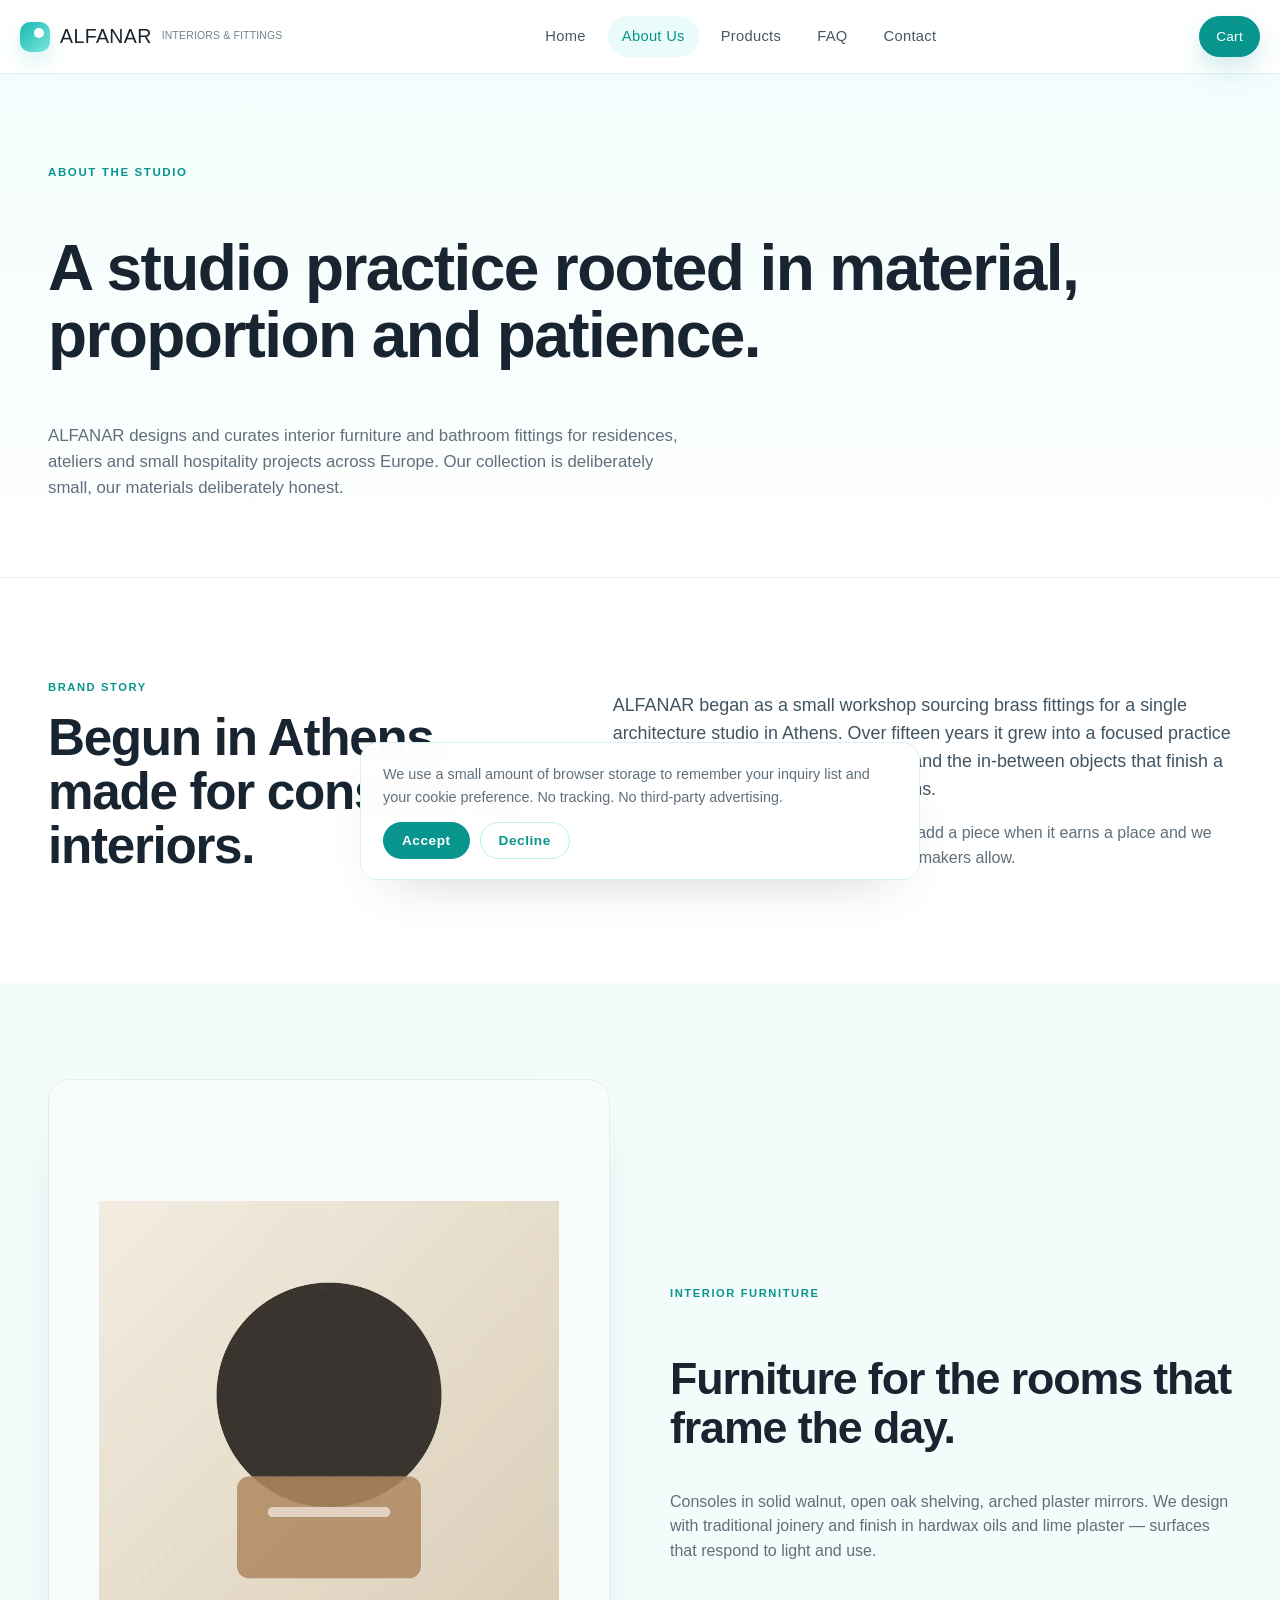
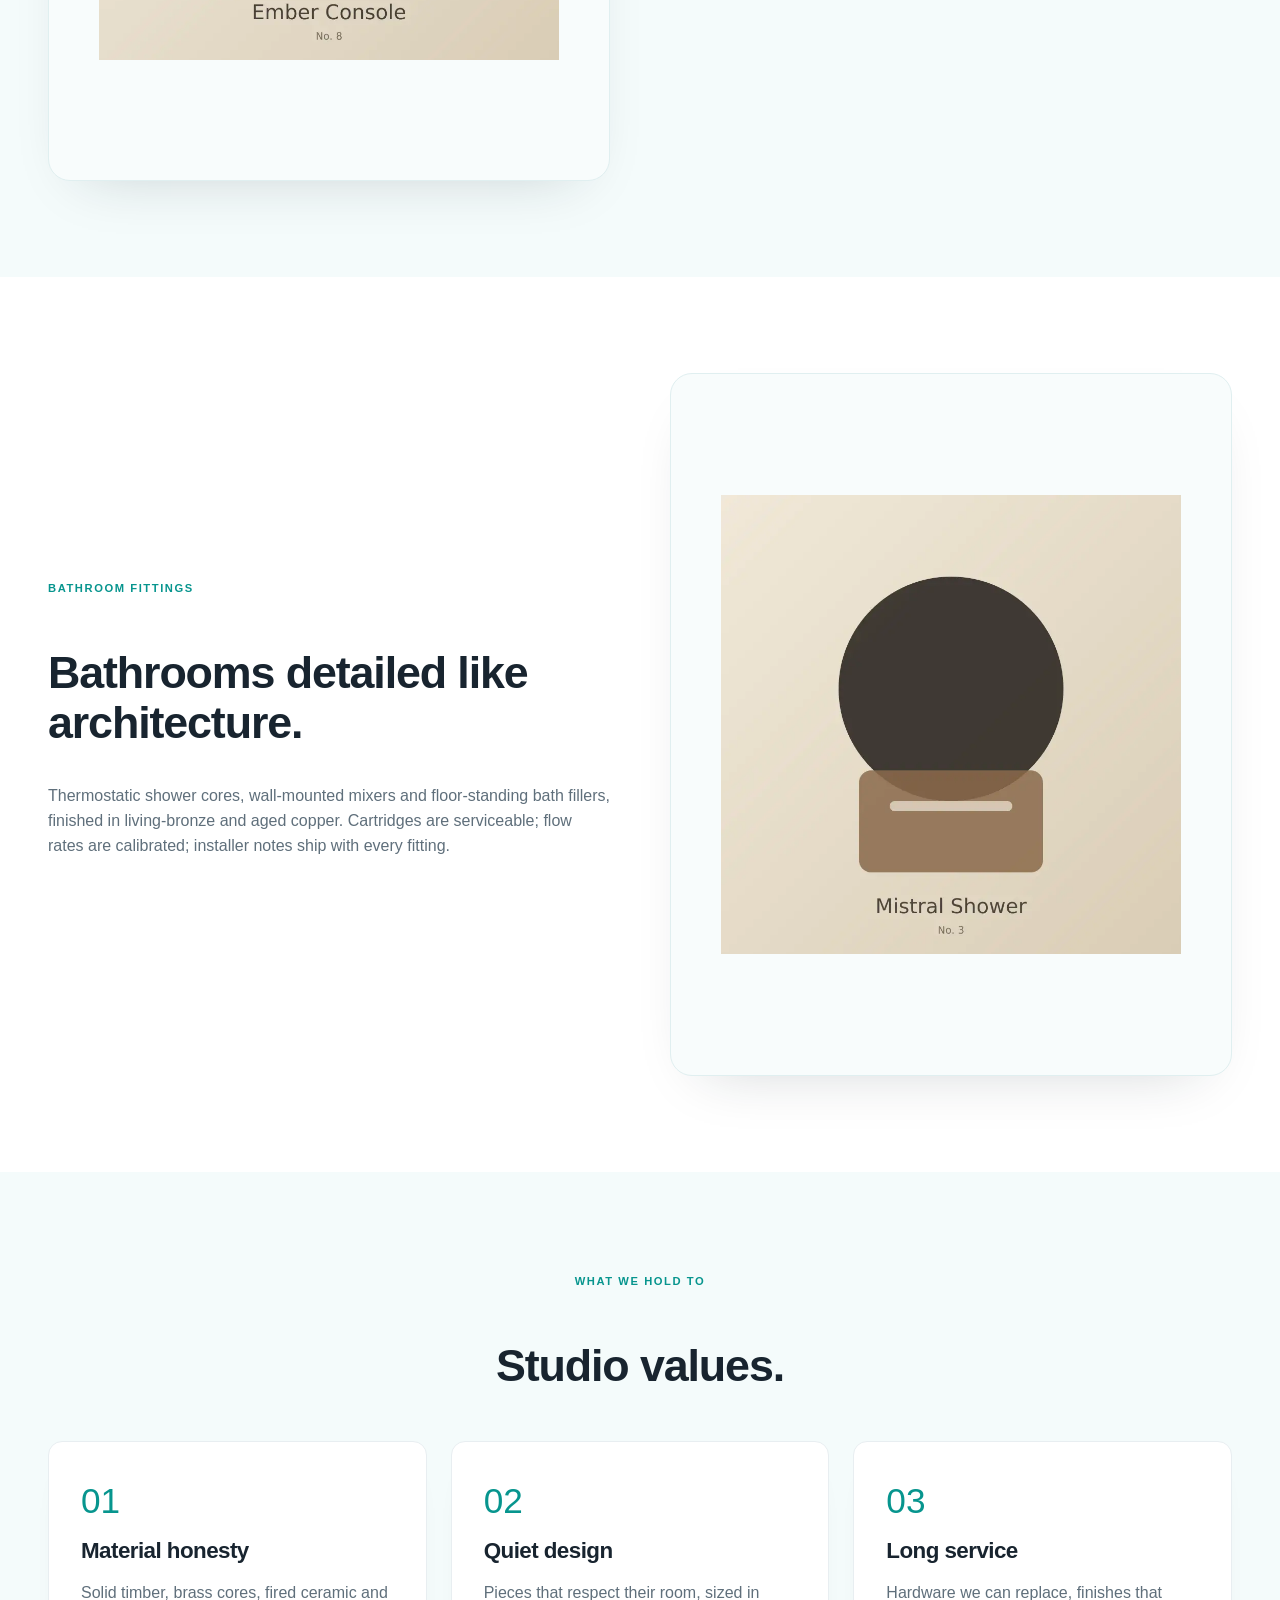
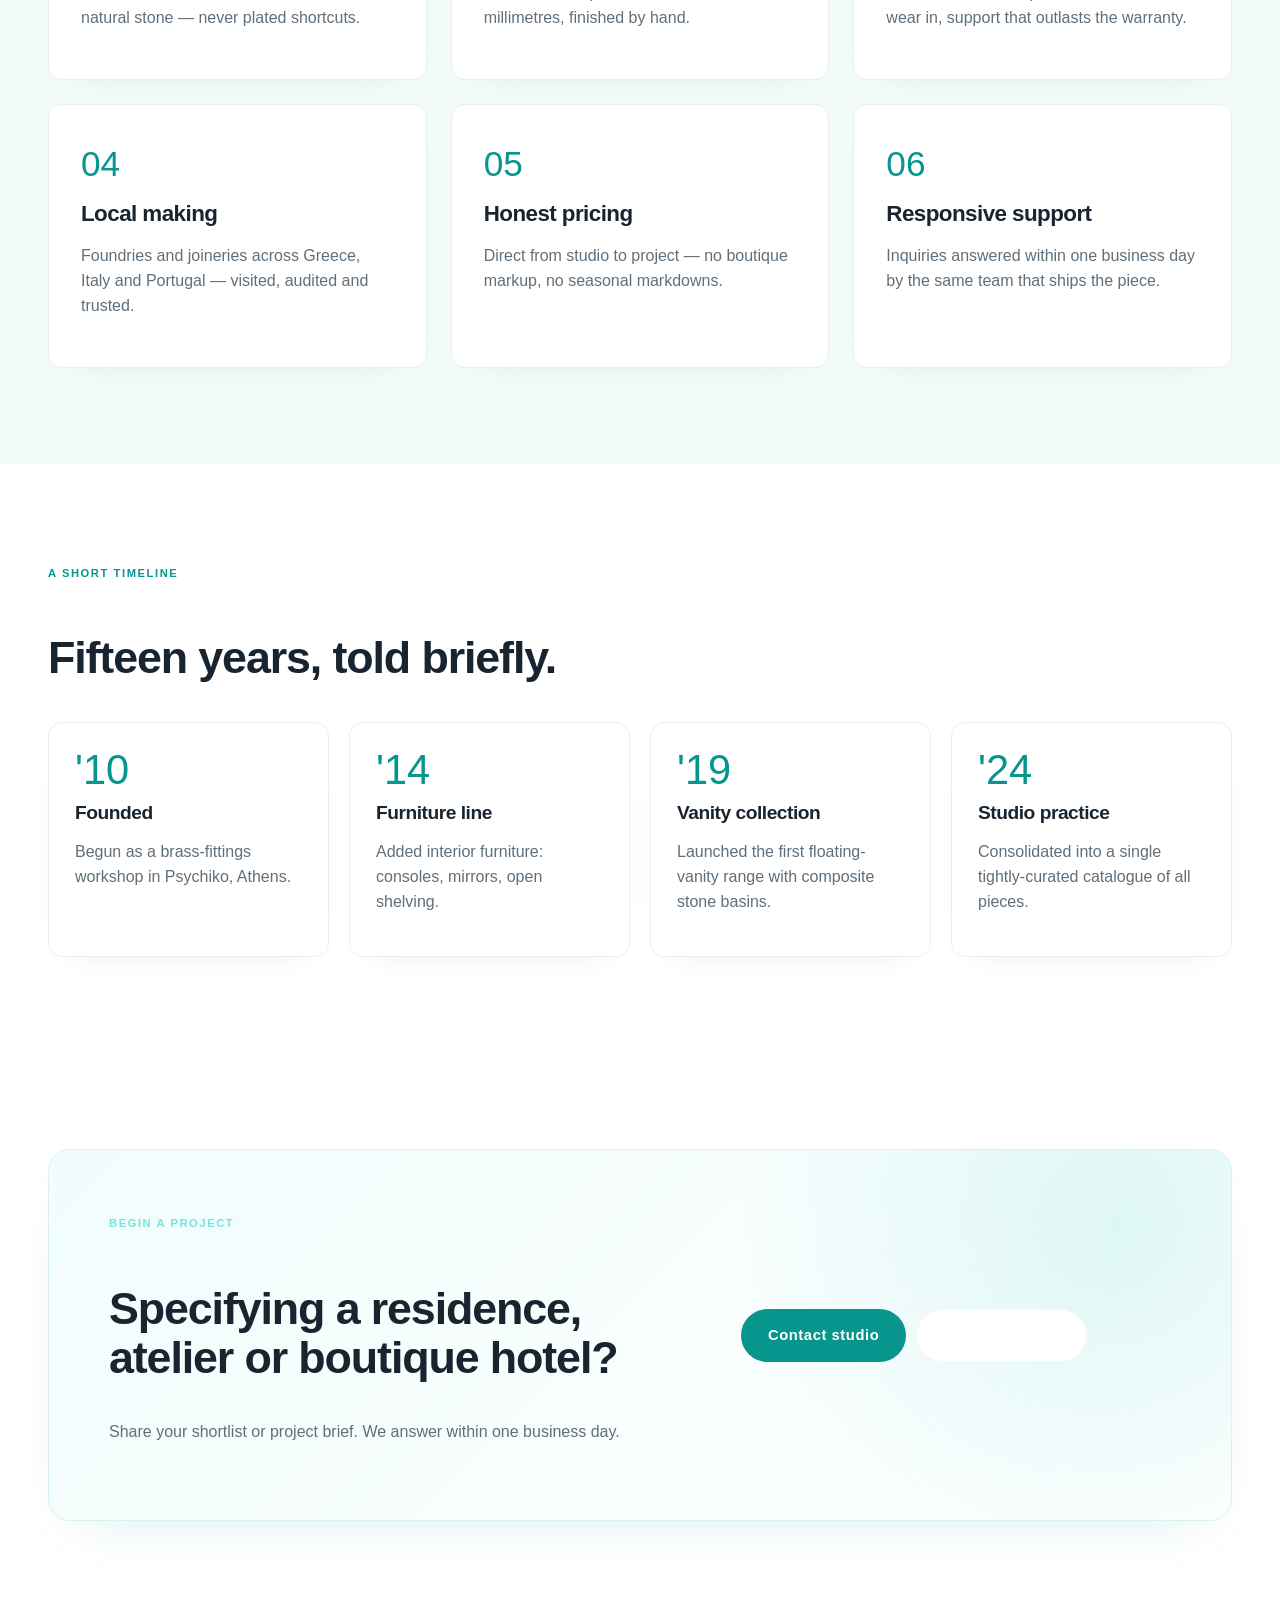
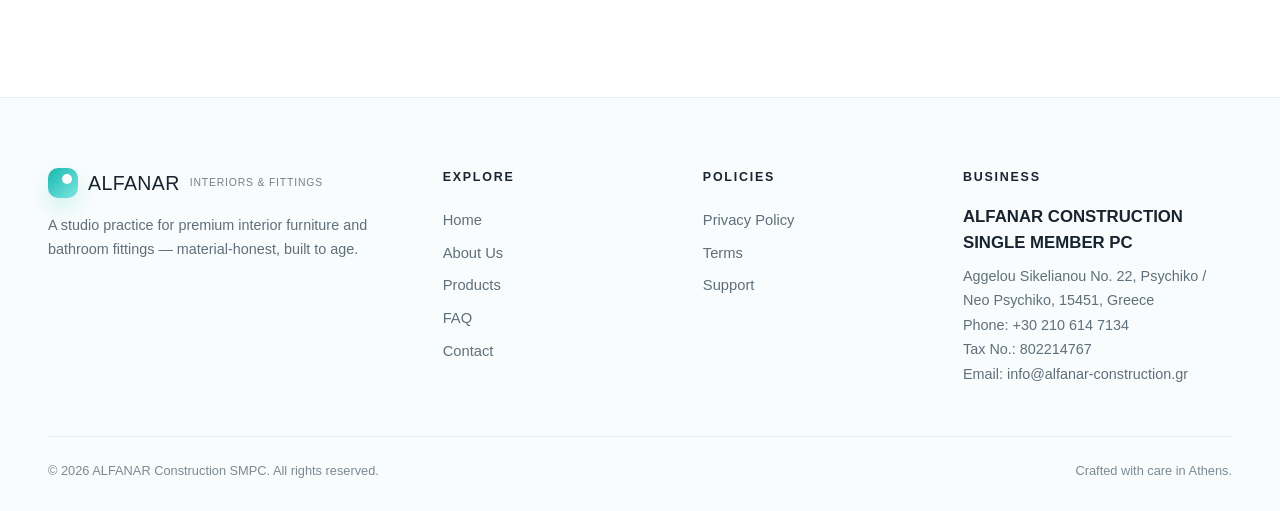
<file: public/about.html>
<!doctype html>
<html lang="en">
<head>
<meta charset="utf-8">
<meta name="viewport" content="width=device-width,initial-scale=1">
<title>About — ALFANAR Interiors & Fittings</title>
<meta name="description" content="ALFANAR is a studio practice for interior furniture and bathroom fittings — material-honest pieces in oak, stone, brass and copper.">
<link rel="stylesheet" href="assets/css/style.css">
<style>
/* Font + header weight patch: applied to non-index pages only */
:root{
  --page-font: Arial, Calibri, Helvetica, sans-serif;
}

html,
body,
button,
input,
textarea,
select,
a,
p,
span,
small,
strong,
label,
li,
td,
th,
div,
h1,
h2,
h3,
h4,
h5,
h6,
.brand,
.nav-links a,
.cart-btn,
.btn,
.eyebrow,
.kicker,
.cat,
.price,
.name,
.num,
.by{
  font-family: var(--page-font) !important;
}

/* Header: remove bold feeling */
.site-header .brand,
.site-header .brand small,
.site-header .nav-links a,
.site-header .cart-btn,
.site-header .menu-toggle{
  font-weight: 400 !important;
  letter-spacing: .02em !important;
}

.site-header .nav-links a.active,
.site-header .nav-links a:hover{
  font-weight: 500 !important;
}

.site-header .cart-badge{
  font-weight: 500 !important;
}
</style>
</head>
<body>
<header class="site-header"><div class="container nav">
  <a href="index.html" class="brand"><span class="dot"></span>ALFANAR <small>Interiors & Fittings</small></a>
  <nav class="nav-links" id="navLinks">
    <a href="index.html">Home</a><a href="about.html" class="active">About Us</a><a href="products.html">Products</a><a href="faq.html">FAQ</a><a href="contact.html">Contact</a>
  </nav>
  <div class="nav-actions"><a href="cart.html" class="cart-btn">Cart <span class="cart-badge">0</span></a><button class="menu-toggle" onclick="document.getElementById('navLinks').classList.toggle('open')">≡</button></div>
</div></header>

<section class="page-hero"><div class="container">
  <span class="eyebrow">About the studio</span>
  <h1>A studio practice rooted in material, proportion and patience.</h1>
  <p>ALFANAR designs and curates interior furniture and bathroom fittings for residences, ateliers and small hospitality projects across Europe. Our collection is deliberately small, our materials deliberately honest.</p>
</div></section>

<section class="section"><div class="container intro-grid reveal">
  <div><span class="kicker">Brand story</span><h2>Begun in Athens, made for considered interiors.</h2></div>
  <div>
    <p class="lead">ALFANAR began as a small workshop sourcing brass fittings for a single architecture studio in Athens. Over fifteen years it grew into a focused practice combining furniture, bathroom fittings and the in-between objects that finish a room — mirrors, shelves, niches, basins.</p>
    <p>We do not chase seasonal collections. We add a piece when it earns a place and we keep it for as long as the materials and the makers allow.</p>
  </div>
</div></section>

<section class="section" style="background:var(--ivory-2)"><div class="container split reveal">
  <div class="ph"><img src="assets/images/8.webp" alt=""></div>
  <div><span class="kicker">Interior furniture</span><h2>Furniture for the rooms that frame the day.</h2>
  <p>Consoles in solid walnut, open oak shelving, arched plaster mirrors. We design with traditional joinery and finish in hardwax oils and lime plaster — surfaces that respond to light and use.</p></div>
</div></section>

<section class="section"><div class="container split reverse reveal">
  <div class="ph"><img src="assets/images/3.webp" alt=""></div>
  <div><span class="kicker">Bathroom fittings</span><h2>Bathrooms detailed like architecture.</h2>
  <p>Thermostatic shower cores, wall-mounted mixers and floor-standing bath fillers, finished in living-bronze and aged copper. Cartridges are serviceable; flow rates are calibrated; installer notes ship with every fitting.</p></div>
</div></section>

<section class="section" style="background:var(--ivory-2)"><div class="container">
  <div style="text-align:center;max-width:620px;margin:0 auto 50px"><span class="kicker">What we hold to</span><h2>Studio values.</h2></div>
  <div class="why-grid">
    <div class="why-card reveal"><div class="num">01</div><h3>Material honesty</h3><p>Solid timber, brass cores, fired ceramic and natural stone — never plated shortcuts.</p></div>
    <div class="why-card reveal"><div class="num">02</div><h3>Quiet design</h3><p>Pieces that respect their room, sized in millimetres, finished by hand.</p></div>
    <div class="why-card reveal"><div class="num">03</div><h3>Long service</h3><p>Hardware we can replace, finishes that wear in, support that outlasts the warranty.</p></div>
    <div class="why-card reveal"><div class="num">04</div><h3>Local making</h3><p>Foundries and joineries across Greece, Italy and Portugal — visited, audited and trusted.</p></div>
    <div class="why-card reveal"><div class="num">05</div><h3>Honest pricing</h3><p>Direct from studio to project — no boutique markup, no seasonal markdowns.</p></div>
    <div class="why-card reveal"><div class="num">06</div><h3>Responsive support</h3><p>Inquiries answered within one business day by the same team that ships the piece.</p></div>
  </div>
</div></section>

<section class="section"><div class="container">
  <div style="max-width:620px;margin-bottom:40px"><span class="kicker">A short timeline</span><h2>Fifteen years, told briefly.</h2></div>
  <div class="process">
    <div class="step reveal"><div class="num">'10</div><h3>Founded</h3><p>Begun as a brass-fittings workshop in Psychiko, Athens.</p></div>
    <div class="step reveal"><div class="num">'14</div><h3>Furniture line</h3><p>Added interior furniture: consoles, mirrors, open shelving.</p></div>
    <div class="step reveal"><div class="num">'19</div><h3>Vanity collection</h3><p>Launched the first floating-vanity range with composite stone basins.</p></div>
    <div class="step reveal"><div class="num">'24</div><h3>Studio practice</h3><p>Consolidated into a single tightly-curated catalogue of all pieces.</p></div>
  </div>
</div></section>

<section class="section"><div class="container">
  <div class="cta-band reveal">
    <div><span class="kicker" style="color:var(--copper-2)">Begin a project</span><h2>Specifying a residence, atelier or boutique hotel?</h2><p>Share your shortlist or project brief. We answer within one business day.</p></div>
    <div style="display:flex;gap:10px;flex-wrap:wrap"><a class="btn btn-primary" href="contact.html">Contact studio</a><a class="btn btn-ghost" style="color:var(--ivory);border-color:rgba(244,236,220,.4)" href="products.html">View Catalogue</a></div>
  </div>
</div></section>

<footer class="site-footer"><div class="container">
  <div class="foot-grid">
    <div><div class="brand"><span class="dot"></span>ALFANAR <small>Interiors & Fittings</small></div><p style="margin-top:14px;max-width:340px">A studio practice for premium interior furniture and bathroom fittings — material-honest, built to age.</p></div>
    <div><h4>Explore</h4><a href="index.html">Home</a><a href="about.html">About Us</a><a href="products.html">Products</a><a href="faq.html">FAQ</a><a href="contact.html">Contact</a></div>
    <div><h4>Policies</h4><a href="privacy-policy.html">Privacy Policy</a><a href="terms.html">Terms</a><a href="faq.html">Support</a></div>
    <div class="biz"><h4>Business</h4><strong>ALFANAR CONSTRUCTION SINGLE MEMBER PC</strong><span>Aggelou Sikelianou No. 22, Psychiko / Neo Psychiko, 15451, Greece</span><span>Phone: +30 210 614 7134</span><span>Tax No.: 802214767</span><span>Email: info@alfanar-construction.gr</span></div>
  </div>
  <div class="foot-bottom"><span>© 2026 ALFANAR Construction SMPC. All rights reserved.</span><span>Crafted with care in Athens.</span></div>
</div></footer>
<script src="assets/js/product.js"></script>
<script src="assets/js/main.js"></script>
</body></html>
</file>
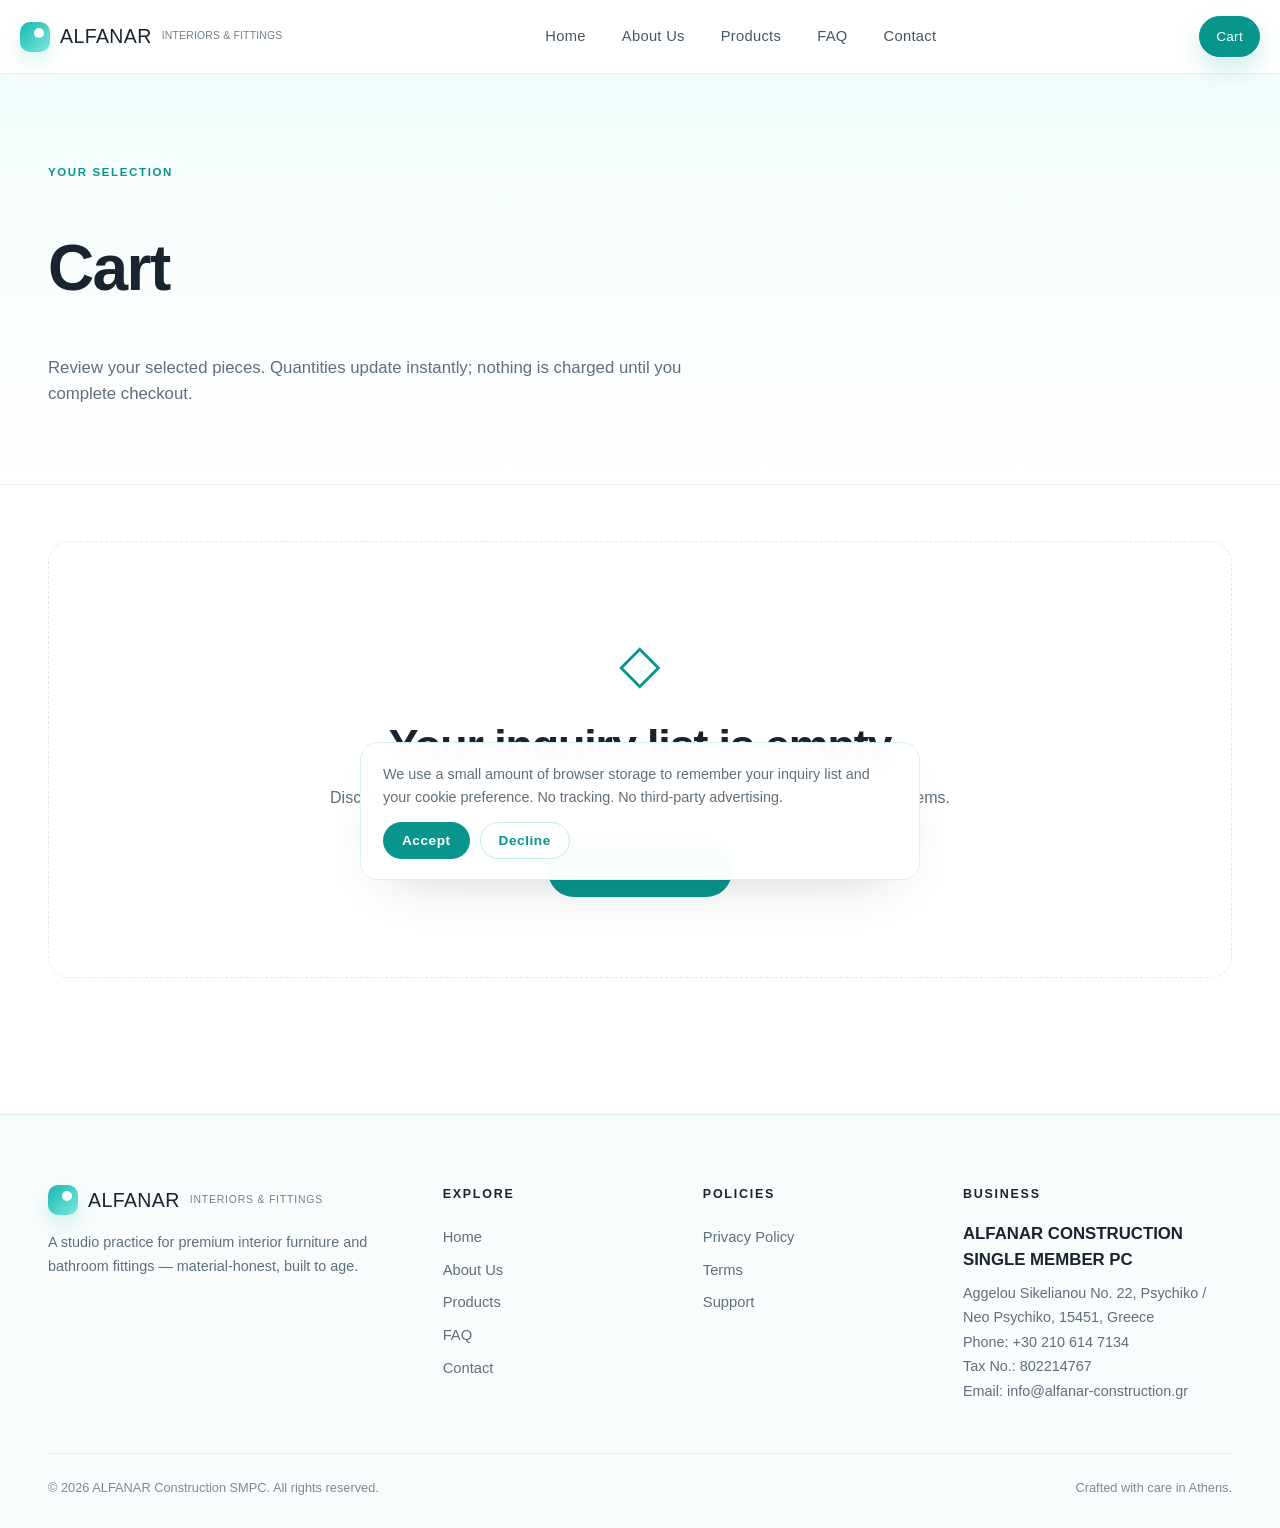
<file: public/cart.html>
<!doctype html>
<html lang="en">
<head>
<meta charset="utf-8">
<meta name="viewport" content="width=device-width,initial-scale=1">
<title>Cart — ALFANAR</title>
<meta name="description" content="Your ALFANAR cart.">
<link rel="stylesheet" href="assets/css/style.css">
<style>
/* Font + header weight patch: applied to non-index pages only */
:root{
  --page-font: Arial, Calibri, Helvetica, sans-serif;
}

html,
body,
button,
input,
textarea,
select,
a,
p,
span,
small,
strong,
label,
li,
td,
th,
div,
h1,
h2,
h3,
h4,
h5,
h6,
.brand,
.nav-links a,
.cart-btn,
.btn,
.eyebrow,
.kicker,
.cat,
.price,
.name,
.num,
.by{
  font-family: var(--page-font) !important;
}

/* Header: remove bold feeling */
.site-header .brand,
.site-header .brand small,
.site-header .nav-links a,
.site-header .cart-btn,
.site-header .menu-toggle{
  font-weight: 400 !important;
  letter-spacing: .02em !important;
}

.site-header .nav-links a.active,
.site-header .nav-links a:hover{
  font-weight: 500 !important;
}

.site-header .cart-badge{
  font-weight: 500 !important;
}

/* Cart contact card */
.cart-contact-card{
  margin-top:22px;
  display:flex;
  align-items:center;
  justify-content:space-between;
  gap:18px;
  padding:22px 24px;
  border:1px solid #d8f2f1;
  border-radius:18px;
  background:linear-gradient(135deg,#f1fcfc,#ffffff);
  box-shadow:0 18px 45px -35px rgba(7,149,142,.26);
}

.cart-contact-card h3{
  margin:0 0 6px;
  color:#18242f;
  font-size:1.18rem;
}

.cart-contact-card p{
  margin:0;
  color:#5f6f7b;
}

.cart-contact-card .btn{
  white-space:nowrap;
}

@media(max-width:760px){
  .cart-contact-card{
    flex-direction:column;
    align-items:flex-start;
  }

  .cart-contact-card .btn{
    width:100%;
  }
}
</style>
</head>
<body>
<header class="site-header"><div class="container nav">
  <a href="index.html" class="brand"><span class="dot"></span>ALFANAR <small>Interiors & Fittings</small></a>
  <nav class="nav-links" id="navLinks">
    <a href="index.html">Home</a><a href="about.html">About Us</a><a href="products.html">Products</a><a href="faq.html">FAQ</a><a href="contact.html">Contact</a>
  </nav>
  <div class="nav-actions"><a href="cart.html" class="cart-btn">Cart <span class="cart-badge">0</span></a><button class="menu-toggle" onclick="document.getElementById('navLinks').classList.toggle('open')">≡</button></div>
</div></header>

<section class="page-hero"><div class="container">
  <span class="eyebrow">Your selection</span>
  <h1>Cart</h1>
  <p>Review your selected pieces. Quantities update instantly; nothing is charged until you complete checkout.</p>
</div></section>

<section class="section-sm">
  <div class="container">
    <div data-cart-root></div>
  </div>
</section>

<footer class="site-footer"><div class="container">
  <div class="foot-grid">
    <div><div class="brand"><span class="dot"></span>ALFANAR <small>Interiors & Fittings</small></div><p style="margin-top:14px;max-width:340px">A studio practice for premium interior furniture and bathroom fittings — material-honest, built to age.</p></div>
    <div><h4>Explore</h4><a href="index.html">Home</a><a href="about.html">About Us</a><a href="products.html">Products</a><a href="faq.html">FAQ</a><a href="contact.html">Contact</a></div>
    <div><h4>Policies</h4><a href="privacy-policy.html">Privacy Policy</a><a href="terms.html">Terms</a><a href="faq.html">Support</a></div>
    <div class="biz"><h4>Business</h4><strong>ALFANAR CONSTRUCTION SINGLE MEMBER PC</strong><span>Aggelou Sikelianou No. 22, Psychiko / Neo Psychiko, 15451, Greece</span><span>Phone: +30 210 614 7134</span><span>Tax No.: 802214767</span><span>Email: info@alfanar-construction.gr</span></div>
  </div>
  <div class="foot-bottom"><span>© 2026 ALFANAR Construction SMPC. All rights reserved.</span><span>Crafted with care in Athens.</span></div>
</div></footer>
<script src="assets/js/product.js"></script>
<script src="assets/js/main.js"></script>
<script>
/* Hide the selected-products inquiry card when cart is empty */
document.addEventListener("DOMContentLoaded", function(){
  const card = document.getElementById("cartContactCard");
  if (!card) return;

  try {
    const cart = JSON.parse(localStorage.getItem("carly_cart") || "[]");
    if (!Array.isArray(cart) || cart.length === 0) {
      card.style.display = "none";
    }
  } catch (e) {
    card.style.display = "none";
  }
});
</script>
</body></html>
</file>
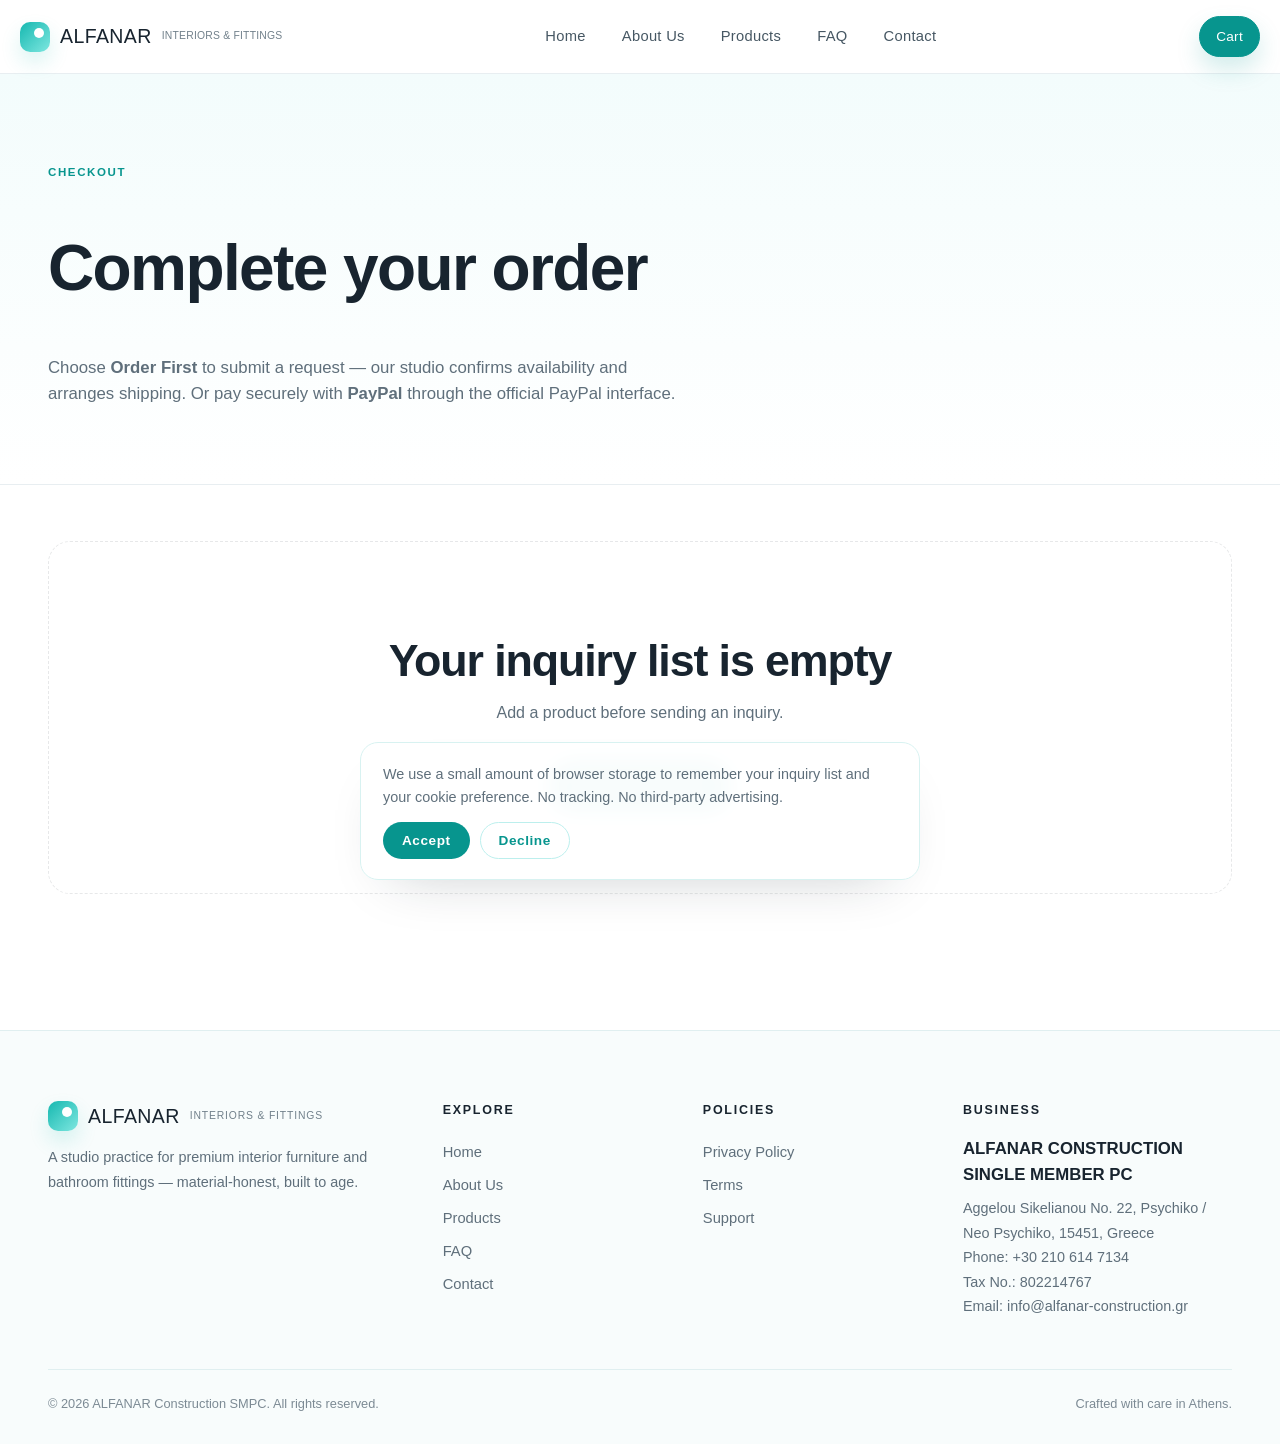
<file: public/checkout.html>
<!doctype html>
<html lang="en">
<head>
<meta charset="utf-8">
<meta name="viewport" content="width=device-width,initial-scale=1">
<title>Checkout — ALFANAR</title>
<meta name="description" content="Complete your ALFANAR order — Order First or PayPal.">
<link rel="stylesheet" href="assets/css/style.css">
<style>
/* Font + header weight patch: applied to non-index pages only */
:root{
  --page-font: Arial, Calibri, Helvetica, sans-serif;
}

html,
body,
button,
input,
textarea,
select,
a,
p,
span,
small,
strong,
label,
li,
td,
th,
div,
h1,
h2,
h3,
h4,
h5,
h6,
.brand,
.nav-links a,
.cart-btn,
.btn,
.eyebrow,
.kicker,
.cat,
.price,
.name,
.num,
.by{
  font-family: var(--page-font) !important;
}

/* Header: remove bold feeling */
.site-header .brand,
.site-header .brand small,
.site-header .nav-links a,
.site-header .cart-btn,
.site-header .menu-toggle{
  font-weight: 400 !important;
  letter-spacing: .02em !important;
}

.site-header .nav-links a.active,
.site-header .nav-links a:hover{
  font-weight: 500 !important;
}

.site-header .cart-badge{
  font-weight: 500 !important;
}
</style>
<script src="https://www.paypal.com/sdk/js?client-id=sb&currency=USD&components=buttons&disable-funding=card,credit"></script>
</head>
<body>
<header class="site-header"><div class="container nav">
  <a href="index.html" class="brand"><span class="dot"></span>ALFANAR <small>Interiors & Fittings</small></a>
  <nav class="nav-links" id="navLinks">
    <a href="index.html">Home</a><a href="about.html">About Us</a><a href="products.html">Products</a><a href="faq.html">FAQ</a><a href="contact.html">Contact</a>
  </nav>
  <div class="nav-actions"><a href="cart.html" class="cart-btn">Cart <span class="cart-badge">0</span></a><button class="menu-toggle" onclick="document.getElementById('navLinks').classList.toggle('open')">≡</button></div>
</div></header>

<section class="page-hero"><div class="container">
  <span class="eyebrow">Checkout</span>
  <h1>Complete your order</h1>
  <p>Choose <strong>Order First</strong> to submit a request — our studio confirms availability and arranges shipping. Or pay securely with <strong>PayPal</strong> through the official PayPal interface.</p>
</div></section>

<section class="section-sm"><div class="container" data-checkout-root></div></section>

<footer class="site-footer"><div class="container">
  <div class="foot-grid">
    <div><div class="brand"><span class="dot"></span>ALFANAR <small>Interiors & Fittings</small></div><p style="margin-top:14px;max-width:340px">A studio practice for premium interior furniture and bathroom fittings — material-honest, built to age.</p></div>
    <div><h4>Explore</h4><a href="index.html">Home</a><a href="about.html">About Us</a><a href="products.html">Products</a><a href="faq.html">FAQ</a><a href="contact.html">Contact</a></div>
    <div><h4>Policies</h4><a href="privacy-policy.html">Privacy Policy</a><a href="terms.html">Terms</a><a href="faq.html">Support</a></div>
    <div class="biz"><h4>Business</h4><strong>ALFANAR CONSTRUCTION SINGLE MEMBER PC</strong><span>Aggelou Sikelianou No. 22, Psychiko / Neo Psychiko, 15451, Greece</span><span>Phone: +30 210 614 7134</span><span>Tax No.: 802214767</span><span>Email: info@alfanar-construction.gr</span></div>
  </div>
  <div class="foot-bottom"><span>© 2026 ALFANAR Construction SMPC. All rights reserved.</span><span>Crafted with care in Athens.</span></div>
</div></footer>
<script src="assets/js/product.js"></script>
<script src="assets/js/main.js"></script>
</body></html>
</file>
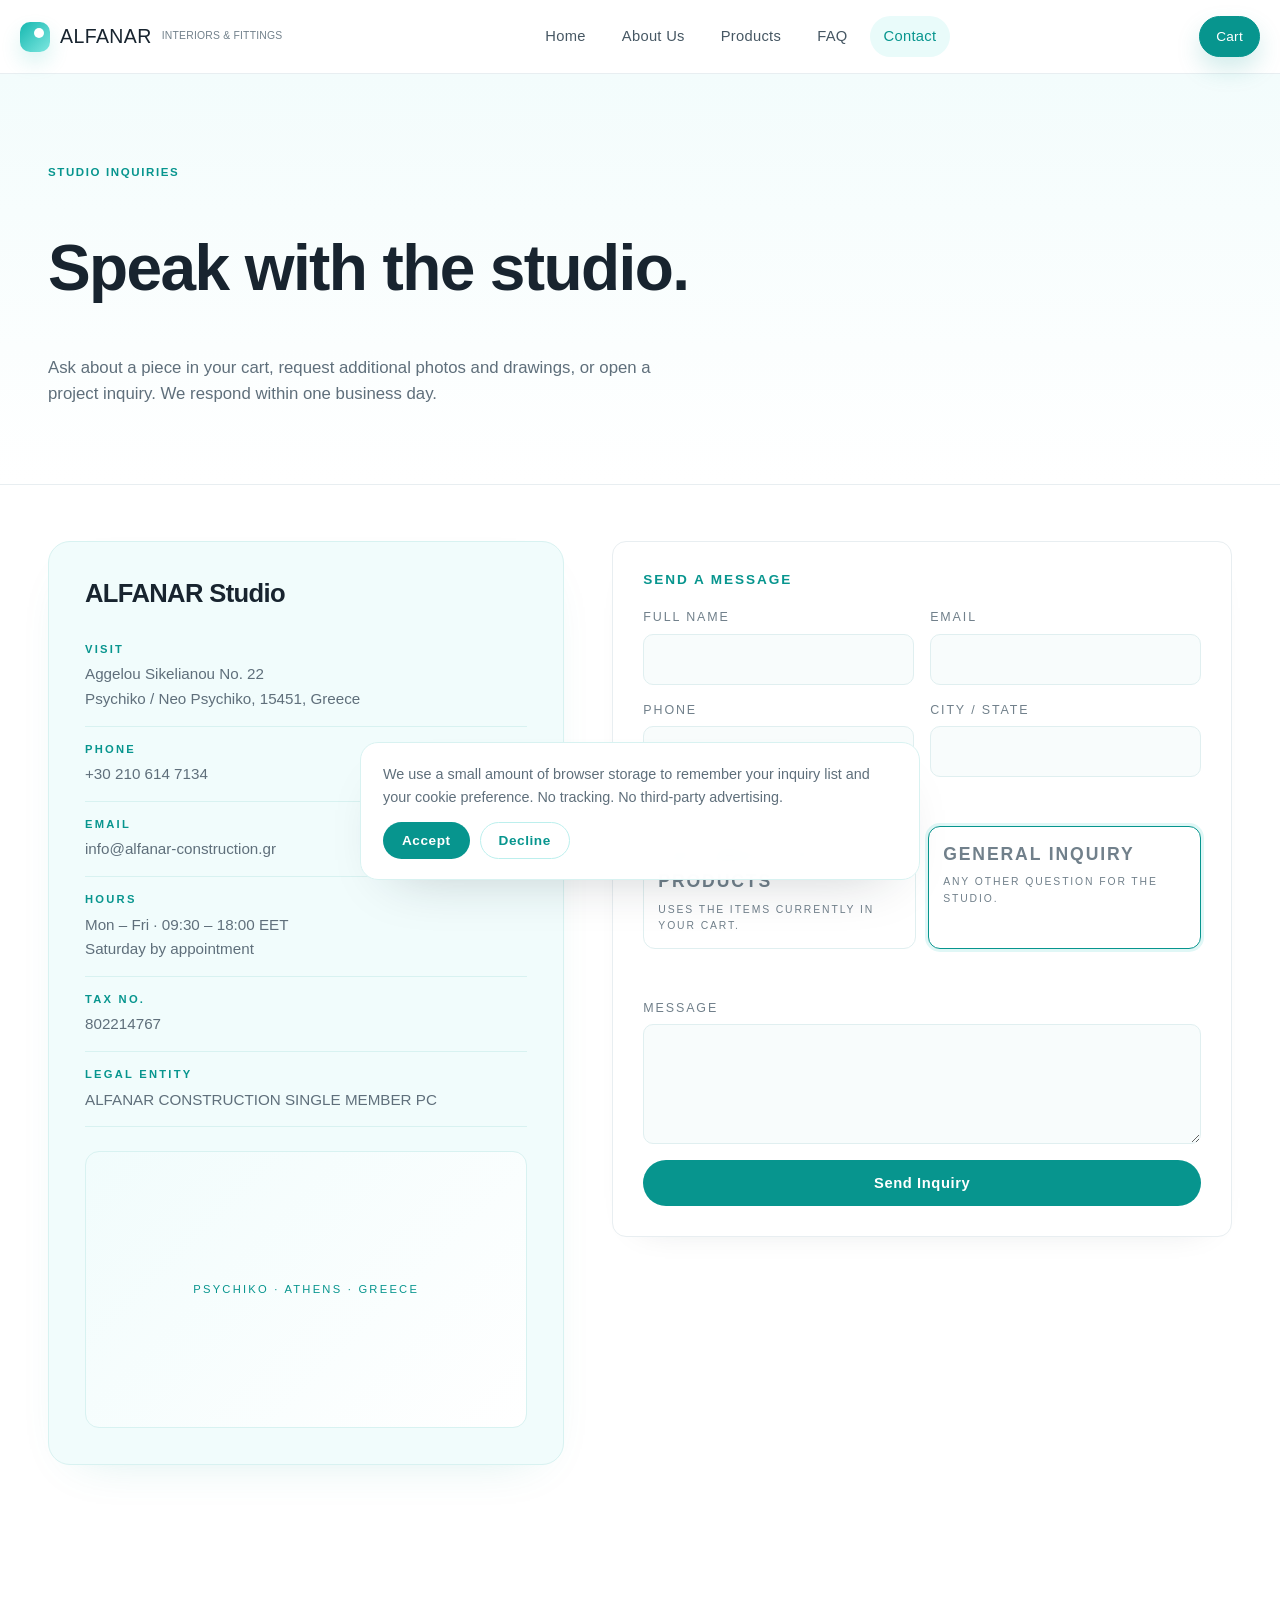
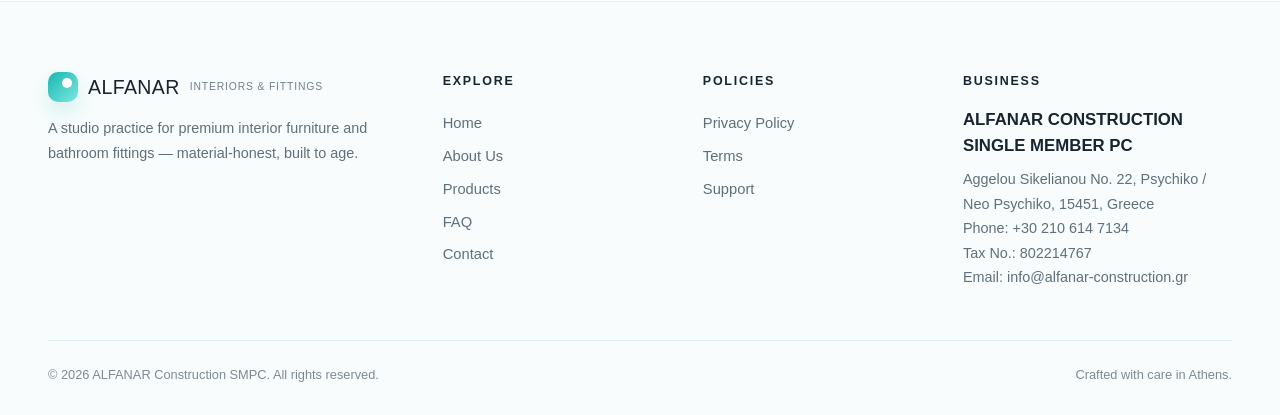
<file: public/contact.html>
<!doctype html>
<html lang="en">
<head>
<meta charset="utf-8">
<meta name="viewport" content="width=device-width,initial-scale=1">
<title>Contact — ALFANAR</title>
<meta name="description" content="Contact the ALFANAR studio about products in your cart or for a general inquiry.">
<link rel="stylesheet" href="assets/css/style.css">
<style>
/* Font + header weight patch: applied to non-index pages only */
:root{
  --page-font: Arial, Calibri, Helvetica, sans-serif;
}

html,
body,
button,
input,
textarea,
select,
a,
p,
span,
small,
strong,
label,
li,
td,
th,
div,
h1,
h2,
h3,
h4,
h5,
h6,
.brand,
.nav-links a,
.cart-btn,
.btn,
.eyebrow,
.kicker,
.cat,
.price,
.name,
.num,
.by{
  font-family: var(--page-font) !important;
}

/* Header: remove bold feeling */
.site-header .brand,
.site-header .brand small,
.site-header .nav-links a,
.site-header .cart-btn,
.site-header .menu-toggle{
  font-weight: 400 !important;
  letter-spacing: .02em !important;
}

.site-header .nav-links a.active,
.site-header .nav-links a:hover{
  font-weight: 500 !important;
}

.site-header .cart-badge{
  font-weight: 500 !important;
}
</style>
</head>
<body>
<header class="site-header"><div class="container nav">
  <a href="index.html" class="brand"><span class="dot"></span>ALFANAR <small>Interiors & Fittings</small></a>
  <nav class="nav-links" id="navLinks">
    <a href="index.html">Home</a><a href="about.html">About Us</a><a href="products.html">Products</a><a href="faq.html">FAQ</a><a href="contact.html" class="active">Contact</a>
  </nav>
  <div class="nav-actions"><a href="cart.html" class="cart-btn">Cart <span class="cart-badge">0</span></a><button class="menu-toggle" onclick="document.getElementById('navLinks').classList.toggle('open')">≡</button></div>
</div></header>

<section class="page-hero"><div class="container">
  <span class="eyebrow">Studio inquiries</span>
  <h1>Speak with the studio.</h1>
  <p>Ask about a piece in your cart, request additional photos and drawings, or open a project inquiry. We respond within one business day.</p>
</div></section>

<section class="section-sm"><div class="container">
  <div class="contact-grid">
    <aside class="contact-info">
      <h3>ALFANAR Studio</h3>
      <div class="item"><div><strong>Visit</strong><span>Aggelou Sikelianou No. 22<br>Psychiko / Neo Psychiko, 15451, Greece</span></div></div>
      <div class="item"><div><strong>Phone</strong><span>+30 210 614 7134</span></div></div>
      <div class="item"><div><strong>Email</strong><span>info@alfanar-construction.gr</span></div></div>
      <div class="item"><div><strong>Hours</strong><span>Mon – Fri · 09:30 – 18:00 EET<br>Saturday by appointment</span></div></div>
      <div class="item"><div><strong>Tax No.</strong><span>802214767</span></div></div>
      <div class="item"><div><strong>Legal entity</strong><span>ALFANAR CONSTRUCTION SINGLE MEMBER PC</span></div></div>
      <div style="margin-top:24px;aspect-ratio:16/10;border-radius:14px;overflow:hidden;background:linear-gradient(135deg,#f1fcfc,#ffffff);border:1px solid #d8f2f1;display:flex;align-items:center;justify-content:center;font-family:var(--mono);letter-spacing:.2em;font-size:.7rem;color:#07958e">PSYCHIKO · ATHENS · GREECE</div>
    </aside>

    <div class="form-card">
      <h3>Send a message</h3>
      <div id="contactSuccess" style="display:none;background:var(--ivory-2);border-radius:12px;padding:24px;border:1px solid var(--copper)">
        <h2 style="margin:0 0 8px">Thank you — your message has been sent.</h2>
        <p style="margin:0">A member of the studio will be in touch within one business day to confirm availability and next steps.</p>
        <div style="margin-top:20px;display:flex;gap:10px;flex-wrap:wrap"><a href="index.html" class="btn btn-primary">Back to Home</a><a href="products.html" class="btn btn-ghost">Browse Products</a></div>
      </div>
      <form id="contactForm" class="form-grid" novalidate>
        <div class="field"><label>Full Name</label><input name="name" required></div>
        <div class="field"><label>Email</label><input type="email" name="email" required></div>
        <div class="field"><label>Phone</label><input name="phone" required></div>
        <div class="field"><label>City / State</label><input name="city" required></div>

        <div class="field full">
          <label>Inquiry Type</label>
          <div class="inquiry-types">
            <label class="method"><input type="radio" name="inquiryType" value="products" style="display:none"><strong>Ask about selected products</strong><small>Uses the items currently in your cart.</small></label>
            <label class="method"><input type="radio" name="inquiryType" value="general" style="display:none" checked><strong>General inquiry</strong><small>Any other question for the studio.</small></label>
          </div>
        </div>

        <div class="field full" id="productPreviewWrap">
          <div id="productPreview" class="preview-list" style="display:none"></div>
        </div>

        <div class="field full"><label>Message</label><textarea name="message" required></textarea></div>

        <div class="field full"><button class="btn btn-primary" type="submit">Send Inquiry</button></div>
      </form>
      <script>
        // Default: General inquiry.
        // If the page is opened from cart via contact.html?inquiry=products,
        // automatically open Ask about selected products.
        document.addEventListener("DOMContentLoaded",()=>{
          const radios = document.querySelectorAll("input[name='inquiryType']");
          const productRadio = document.querySelector("input[name='inquiryType'][value='products']");
          const generalRadio = document.querySelector("input[name='inquiryType'][value='general']");

          function sync(){
            document.querySelectorAll(".inquiry-types .method").forEach(m=>{
              const i = m.querySelector("input");
              m.classList.toggle("active", !!i && i.checked);
            });
          }

          function requestedProductInquiry(){
            const params = new URLSearchParams(window.location.search);
            const value = (params.get("inquiry") || params.get("type") || params.get("mode") || "").toLowerCase();
            return ["products","product","selected-products","ask-products","ask-product"].includes(value);
          }

          function applyInitialMode(){
            if (requestedProductInquiry()) {
              if (productRadio) productRadio.checked = true;
            } else {
              if (generalRadio) generalRadio.checked = true;
            }

            sync();

            const active = document.querySelector("input[name='inquiryType']:checked");
            if (active) {
              active.dispatchEvent(new Event("change", { bubbles:true }));
            }
          }

          radios.forEach(r=>r.addEventListener("change",sync));

          applyInitialMode();

          // Run once more after main.js initializes its contact logic.
          setTimeout(applyInitialMode, 120);
        });
      </script>
    </div>
  </div>
</div></section>

<footer class="site-footer"><div class="container">
  <div class="foot-grid">
    <div><div class="brand"><span class="dot"></span>ALFANAR <small>Interiors & Fittings</small></div><p style="margin-top:14px;max-width:340px">A studio practice for premium interior furniture and bathroom fittings — material-honest, built to age.</p></div>
    <div><h4>Explore</h4><a href="index.html">Home</a><a href="about.html">About Us</a><a href="products.html">Products</a><a href="faq.html">FAQ</a><a href="contact.html">Contact</a></div>
    <div><h4>Policies</h4><a href="privacy-policy.html">Privacy Policy</a><a href="terms.html">Terms</a><a href="faq.html">Support</a></div>
    <div class="biz"><h4>Business</h4><strong>ALFANAR CONSTRUCTION SINGLE MEMBER PC</strong><span>Aggelou Sikelianou No. 22, Psychiko / Neo Psychiko, 15451, Greece</span><span>Phone: +30 210 614 7134</span><span>Tax No.: 802214767</span><span>Email: info@alfanar-construction.gr</span></div>
  </div>
  <div class="foot-bottom"><span>© 2026 ALFANAR Construction SMPC. All rights reserved.</span><span>Crafted with care in Athens.</span></div>
</div></footer>
<script src="assets/js/product.js"></script>
<script src="assets/js/main.js"></script>
</body></html>
</file>
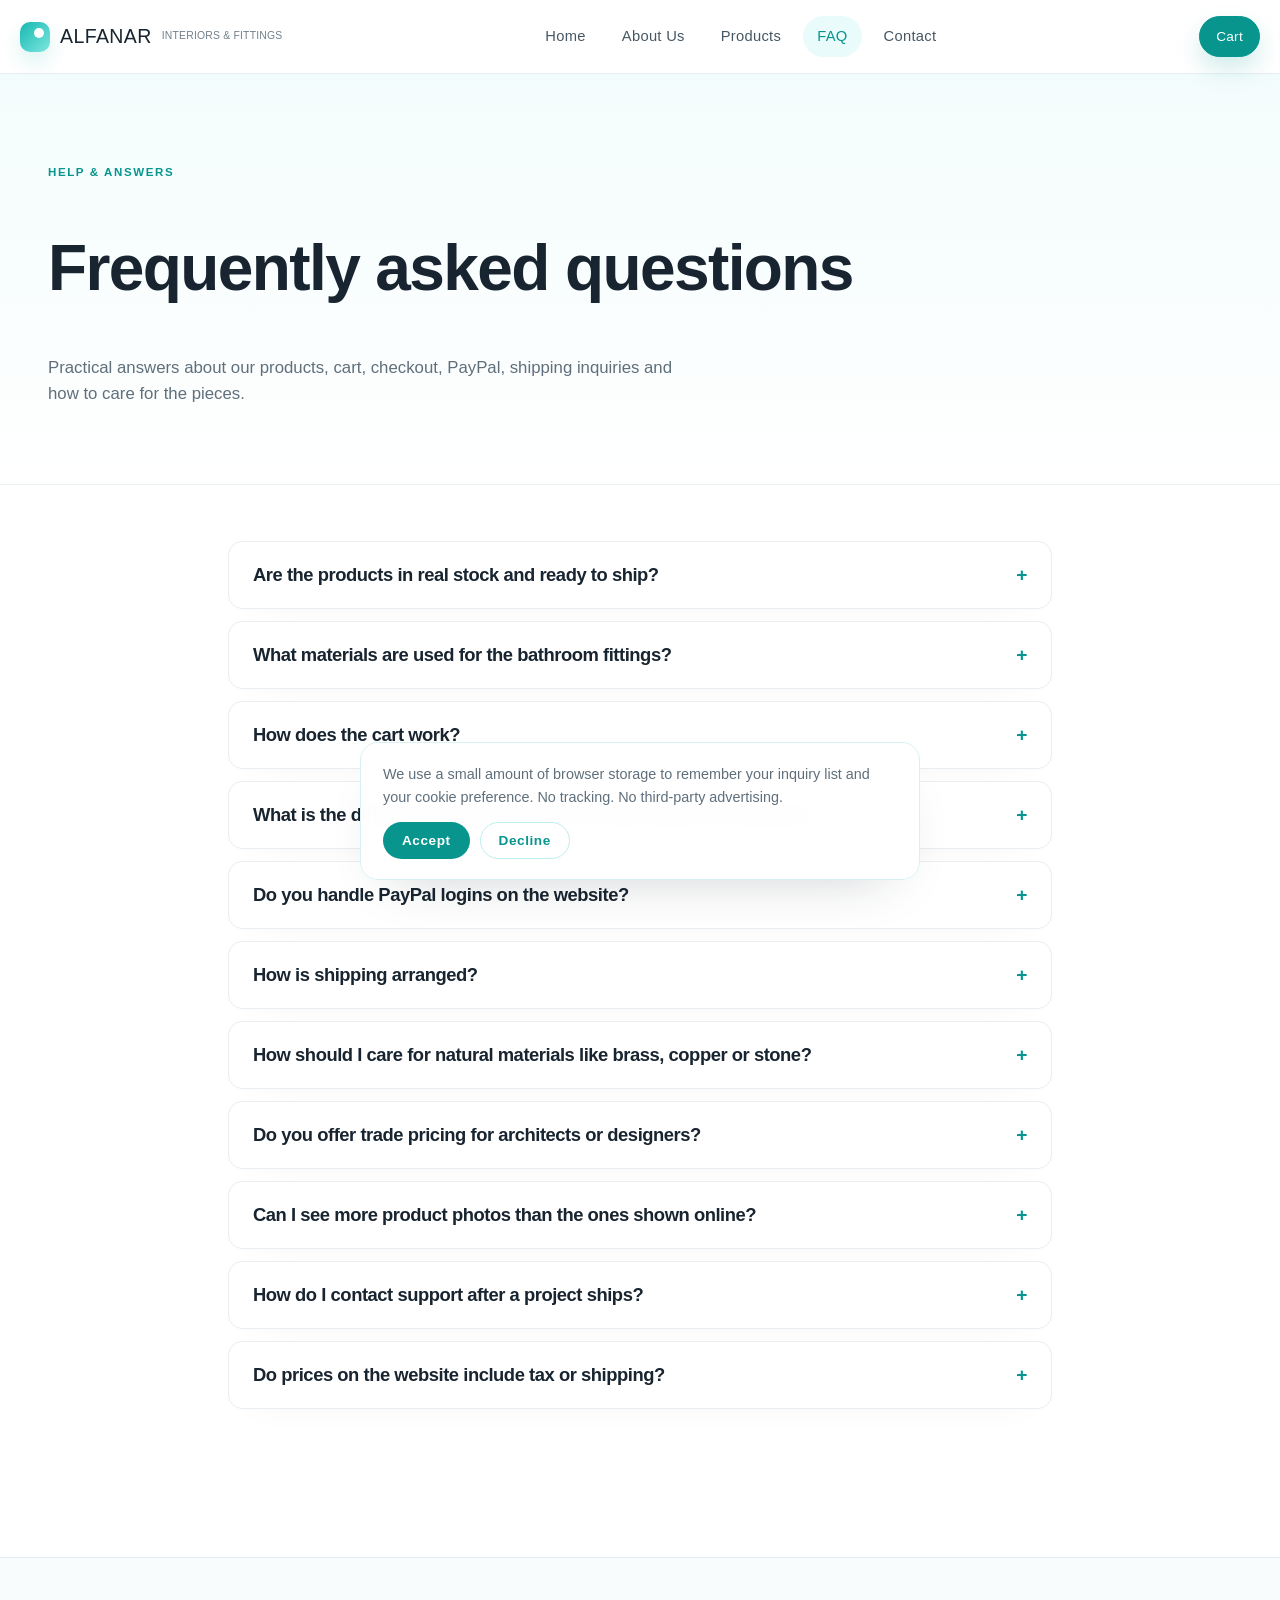
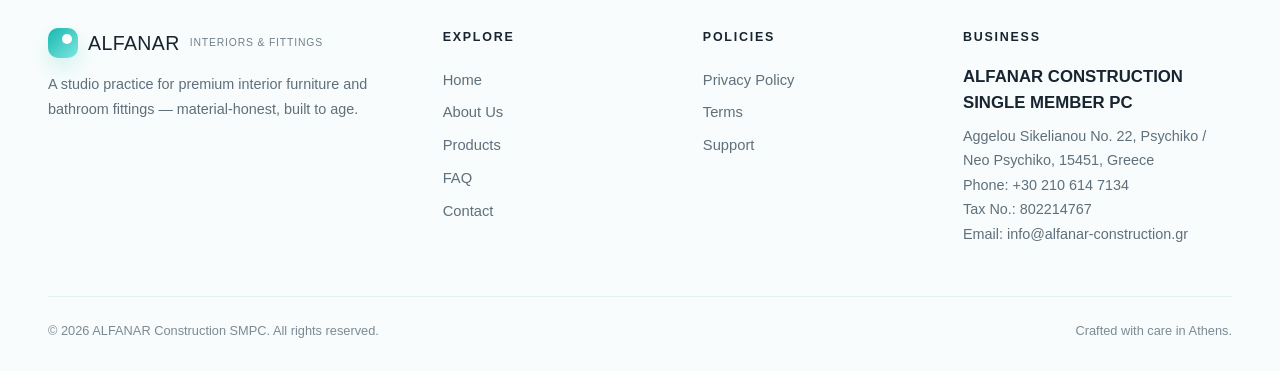
<file: public/faq.html>
<!doctype html>
<html lang="en">
<head>
<meta charset="utf-8">
<meta name="viewport" content="width=device-width,initial-scale=1">
<title>FAQ — ALFANAR</title>
<meta name="description" content="Frequently asked questions about ALFANAR products, cart, checkout, PayPal, shipping and care.">
<link rel="stylesheet" href="assets/css/style.css">
<style>
/* Font + header weight patch: applied to non-index pages only */
:root{
  --page-font: Arial, Calibri, Helvetica, sans-serif;
}

html,
body,
button,
input,
textarea,
select,
a,
p,
span,
small,
strong,
label,
li,
td,
th,
div,
h1,
h2,
h3,
h4,
h5,
h6,
.brand,
.nav-links a,
.cart-btn,
.btn,
.eyebrow,
.kicker,
.cat,
.price,
.name,
.num,
.by{
  font-family: var(--page-font) !important;
}

/* Header: remove bold feeling */
.site-header .brand,
.site-header .brand small,
.site-header .nav-links a,
.site-header .cart-btn,
.site-header .menu-toggle{
  font-weight: 400 !important;
  letter-spacing: .02em !important;
}

.site-header .nav-links a.active,
.site-header .nav-links a:hover{
  font-weight: 500 !important;
}

.site-header .cart-badge{
  font-weight: 500 !important;
}
</style>
</head>
<body>
<header class="site-header"><div class="container nav">
  <a href="index.html" class="brand"><span class="dot"></span>ALFANAR <small>Interiors & Fittings</small></a>
  <nav class="nav-links" id="navLinks">
    <a href="index.html">Home</a><a href="about.html">About Us</a><a href="products.html">Products</a><a href="faq.html" class="active">FAQ</a><a href="contact.html">Contact</a>
  </nav>
  <div class="nav-actions"><a href="cart.html" class="cart-btn">Cart <span class="cart-badge">0</span></a><button class="menu-toggle" onclick="document.getElementById('navLinks').classList.toggle('open')">≡</button></div>
</div></header>

<section class="page-hero"><div class="container">
  <span class="eyebrow">Help & answers</span>
  <h1>Frequently asked questions</h1>
  <p>Practical answers about our products, cart, checkout, PayPal, shipping inquiries and how to care for the pieces.</p>
</div></section>

<section class="section-sm"><div class="container" style="max-width:880px">
  <div class="faq-item"><button class="faq-q">Are the products in real stock and ready to ship? <span class="ic">+</span></button><div class="faq-a"><p>Most pieces in the catalogue are produced in small batches. After you submit an Order First request or complete PayPal checkout, our team confirms current stock and lead times for each item. For larger items (vanities, shower systems) lead times are typically 2–6 weeks.</p></div></div>
  <div class="faq-item"><button class="faq-q">What materials are used for the bathroom fittings? <span class="ic">+</span></button><div class="faq-a"><p>Our faucets, mixers and shower systems use solid brass cores with living-finish copper, smoked bronze or brushed graphite surfaces — no plated finishes that flake over time. Cartridges are serviceable so the fitting can be kept in use for many years.</p></div></div>
  <div class="faq-item"><button class="faq-q">How does the cart work? <span class="ic">+</span></button><div class="faq-a"><p>Your cart is stored locally in your browser. You can add, remove or change quantities at any time — nothing is sent to our team until you reach checkout or submit a contact inquiry of type "Ask about selected products".</p></div></div>
  <div class="faq-item"><button class="faq-q">What is the difference between Order First and PayPal at checkout? <span class="ic">+</span></button><div class="faq-a"><p><strong>Order First</strong> sends us a request to confirm availability, lead time and shipping before any payment. <strong>PayPal</strong> completes payment through the official PayPal interface for the total of your cart — no card details are ever entered on our site.</p></div></div>
  <div class="faq-item"><button class="faq-q">Do you handle PayPal logins on the website? <span class="ic">+</span></button><div class="faq-a"><p>No. The PayPal button on our checkout opens PayPal's own secure interface. We never see, collect or store your PayPal email, password or any card information.</p></div></div>
  <div class="faq-item"><button class="faq-q">How is shipping arranged? <span class="ic">+</span></button><div class="faq-a"><p>Shipping is quoted per project after confirmation, based on destination, dimensions and any special handling. We ship across the EU as standard and arrange international freight for larger orders on request.</p></div></div>
  <div class="faq-item"><button class="faq-q">How should I care for natural materials like brass, copper or stone? <span class="ic">+</span></button><div class="faq-a"><p>Wipe surfaces with a soft cloth and warm water — avoid acidic or abrasive cleaners. Living-finish copper and brass develop a soft patina with use, which is intended. Stone and ceramic basins should be wiped after use to avoid limescale rings.</p></div></div>
  <div class="faq-item"><button class="faq-q">Do you offer trade pricing for architects or designers? <span class="ic">+</span></button><div class="faq-a"><p>Yes — for residential, atelier and small hospitality projects. Send a brief project description and shortlist via our contact form and we'll respond with a tailored quotation within one business day.</p></div></div>
  <div class="faq-item"><button class="faq-q">Can I see more product photos than the ones shown online? <span class="ic">+</span></button><div class="faq-a"><p>Yes. The website shows a curated set of photographs; additional photos, finish samples and dimensioned drawings are available on request through the contact form.</p></div></div>
  <div class="faq-item"><button class="faq-q">How do I contact support after a project ships? <span class="ic">+</span></button><div class="faq-a"><p>Use the contact form, email <strong>info@alfanar-construction.gr</strong>, or call <strong>+30 210 614 7134</strong>. Cartridges, hinges and replacement parts can be supplied for many years after the original purchase.</p></div></div>
  <div class="faq-item"><button class="faq-q">Do prices on the website include tax or shipping? <span class="ic">+</span></button><div class="faq-a"><p>Prices shown are demonstration list prices in USD, exclusive of tax and shipping. The final invoice is confirmed by the studio once availability, destination and any project-specific adjustments are agreed.</p></div></div>
</div></section>

<footer class="site-footer"><div class="container">
  <div class="foot-grid">
    <div><div class="brand"><span class="dot"></span>ALFANAR <small>Interiors & Fittings</small></div><p style="margin-top:14px;max-width:340px">A studio practice for premium interior furniture and bathroom fittings — material-honest, built to age.</p></div>
    <div><h4>Explore</h4><a href="index.html">Home</a><a href="about.html">About Us</a><a href="products.html">Products</a><a href="faq.html">FAQ</a><a href="contact.html">Contact</a></div>
    <div><h4>Policies</h4><a href="privacy-policy.html">Privacy Policy</a><a href="terms.html">Terms</a><a href="faq.html">Support</a></div>
    <div class="biz"><h4>Business</h4><strong>ALFANAR CONSTRUCTION SINGLE MEMBER PC</strong><span>Aggelou Sikelianou No. 22, Psychiko / Neo Psychiko, 15451, Greece</span><span>Phone: +30 210 614 7134</span><span>Tax No.: 802214767</span><span>Email: info@alfanar-construction.gr</span></div>
  </div>
  <div class="foot-bottom"><span>© 2026 ALFANAR Construction SMPC. All rights reserved.</span><span>Crafted with care in Athens.</span></div>
</div></footer>
<script src="assets/js/product.js"></script>
<script src="assets/js/main.js"></script>
</body></html>
</file>
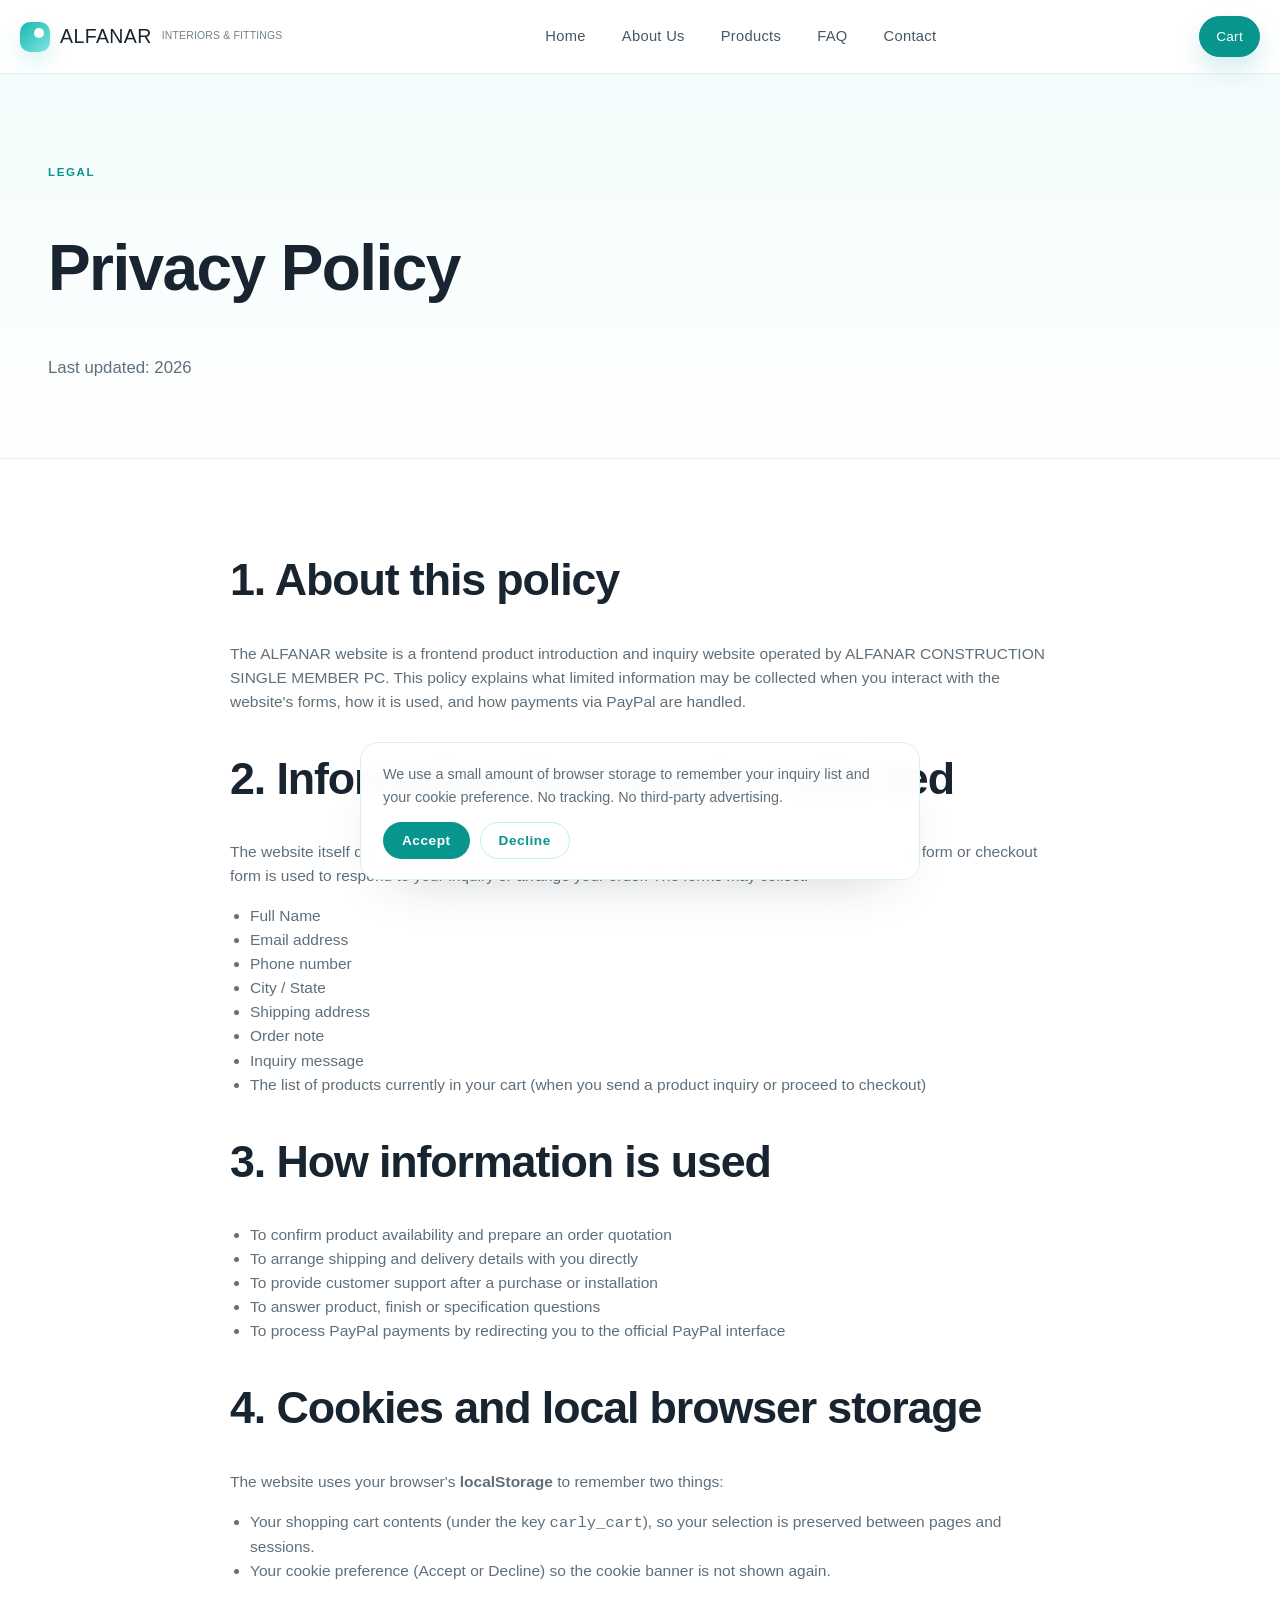
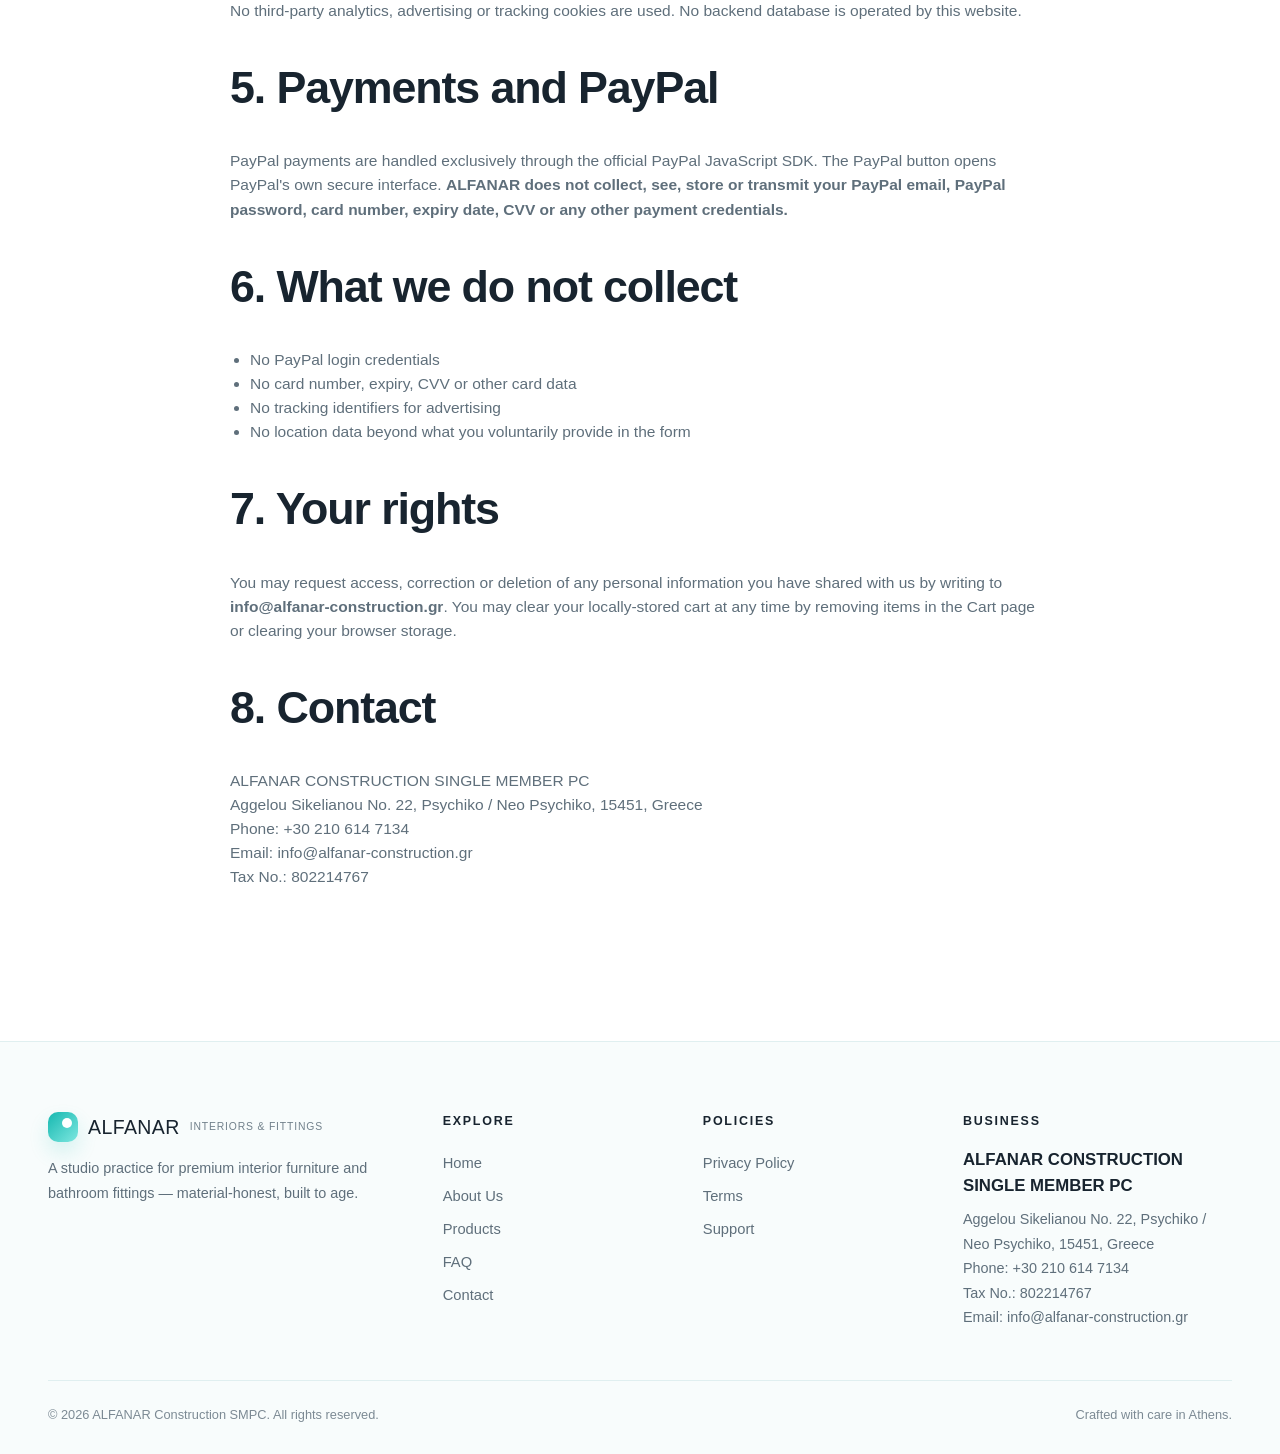
<file: public/privacy-policy.html>
<!doctype html>
<html lang="en">
<head>
<meta charset="utf-8">
<meta name="viewport" content="width=device-width,initial-scale=1">
<title>Privacy Policy — ALFANAR</title>
<meta name="description" content="ALFANAR privacy policy — what we collect, how it is used, and how PayPal is handled.">
<link rel="stylesheet" href="assets/css/style.css">
<style>
/* Font + header weight patch: applied to non-index pages only */
:root{
  --page-font: Arial, Calibri, Helvetica, sans-serif;
}

html,
body,
button,
input,
textarea,
select,
a,
p,
span,
small,
strong,
label,
li,
td,
th,
div,
h1,
h2,
h3,
h4,
h5,
h6,
.brand,
.nav-links a,
.cart-btn,
.btn,
.eyebrow,
.kicker,
.cat,
.price,
.name,
.num,
.by{
  font-family: var(--page-font) !important;
}

/* Header: remove bold feeling */
.site-header .brand,
.site-header .brand small,
.site-header .nav-links a,
.site-header .cart-btn,
.site-header .menu-toggle{
  font-weight: 400 !important;
  letter-spacing: .02em !important;
}

.site-header .nav-links a.active,
.site-header .nav-links a:hover{
  font-weight: 500 !important;
}

.site-header .cart-badge{
  font-weight: 500 !important;
}
</style>
</head>
<body>
<header class="site-header"><div class="container nav">
  <a href="index.html" class="brand"><span class="dot"></span>ALFANAR <small>Interiors & Fittings</small></a>
  <nav class="nav-links" id="navLinks">
    <a href="index.html">Home</a><a href="about.html">About Us</a><a href="products.html">Products</a><a href="faq.html">FAQ</a><a href="contact.html">Contact</a>
  </nav>
  <div class="nav-actions"><a href="cart.html" class="cart-btn">Cart <span class="cart-badge">0</span></a><button class="menu-toggle" onclick="document.getElementById('navLinks').classList.toggle('open')">≡</button></div>
</div></header>

<section class="page-hero"><div class="container"><span class="eyebrow">Legal</span><h1>Privacy Policy</h1><p>Last updated: 2026</p></div></section>

<section class="section-sm"><div class="container"><div class="legal">
  <h2>1. About this policy</h2>
  <p>The ALFANAR website is a frontend product introduction and inquiry website operated by ALFANAR CONSTRUCTION SINGLE MEMBER PC. This policy explains what limited information may be collected when you interact with the website's forms, how it is used, and how payments via PayPal are handled.</p>

  <h2>2. Information that may be collected</h2>
  <p>The website itself does not operate a backend database. Information you submit through the contact form or checkout form is used to respond to your inquiry or arrange your order. The forms may collect:</p>
  <ul>
    <li>Full Name</li><li>Email address</li><li>Phone number</li><li>City / State</li>
    <li>Shipping address</li><li>Order note</li><li>Inquiry message</li>
    <li>The list of products currently in your cart (when you send a product inquiry or proceed to checkout)</li>
  </ul>

  <h2>3. How information is used</h2>
  <ul>
    <li>To confirm product availability and prepare an order quotation</li>
    <li>To arrange shipping and delivery details with you directly</li>
    <li>To provide customer support after a purchase or installation</li>
    <li>To answer product, finish or specification questions</li>
    <li>To process PayPal payments by redirecting you to the official PayPal interface</li>
  </ul>

  <h2>4. Cookies and local browser storage</h2>
  <p>The website uses your browser's <strong>localStorage</strong> to remember two things:</p>
  <ul>
    <li>Your shopping cart contents (under the key <code>carly_cart</code>), so your selection is preserved between pages and sessions.</li>
    <li>Your cookie preference (Accept or Decline) so the cookie banner is not shown again.</li>
  </ul>
  <p>No third-party analytics, advertising or tracking cookies are used. No backend database is operated by this website.</p>

  <h2>5. Payments and PayPal</h2>
  <p>PayPal payments are handled exclusively through the official PayPal JavaScript SDK. The PayPal button opens PayPal's own secure interface. <strong>ALFANAR does not collect, see, store or transmit your PayPal email, PayPal password, card number, expiry date, CVV or any other payment credentials.</strong></p>

  <h2>6. What we do not collect</h2>
  <ul>
    <li>No PayPal login credentials</li>
    <li>No card number, expiry, CVV or other card data</li>
    <li>No tracking identifiers for advertising</li>
    <li>No location data beyond what you voluntarily provide in the form</li>
  </ul>

  <h2>7. Your rights</h2>
  <p>You may request access, correction or deletion of any personal information you have shared with us by writing to <strong>info@alfanar-construction.gr</strong>. You may clear your locally-stored cart at any time by removing items in the Cart page or clearing your browser storage.</p>

  <h2>8. Contact</h2>
  <p>ALFANAR CONSTRUCTION SINGLE MEMBER PC<br>
  Aggelou Sikelianou No. 22, Psychiko / Neo Psychiko, 15451, Greece<br>
  Phone: +30 210 614 7134<br>
  Email: info@alfanar-construction.gr<br>
  Tax No.: 802214767</p>
</div></div></section>

<footer class="site-footer"><div class="container">
  <div class="foot-grid">
    <div><div class="brand"><span class="dot"></span>ALFANAR <small>Interiors & Fittings</small></div><p style="margin-top:14px;max-width:340px">A studio practice for premium interior furniture and bathroom fittings — material-honest, built to age.</p></div>
    <div><h4>Explore</h4><a href="index.html">Home</a><a href="about.html">About Us</a><a href="products.html">Products</a><a href="faq.html">FAQ</a><a href="contact.html">Contact</a></div>
    <div><h4>Policies</h4><a href="privacy-policy.html">Privacy Policy</a><a href="terms.html">Terms</a><a href="faq.html">Support</a></div>
    <div class="biz"><h4>Business</h4><strong>ALFANAR CONSTRUCTION SINGLE MEMBER PC</strong><span>Aggelou Sikelianou No. 22, Psychiko / Neo Psychiko, 15451, Greece</span><span>Phone: +30 210 614 7134</span><span>Tax No.: 802214767</span><span>Email: info@alfanar-construction.gr</span></div>
  </div>
  <div class="foot-bottom"><span>© 2026 ALFANAR Construction SMPC. All rights reserved.</span><span>Crafted with care in Athens.</span></div>
</div></footer>
<script src="assets/js/product.js"></script>
<script src="assets/js/main.js"></script>
</body></html>
</file>
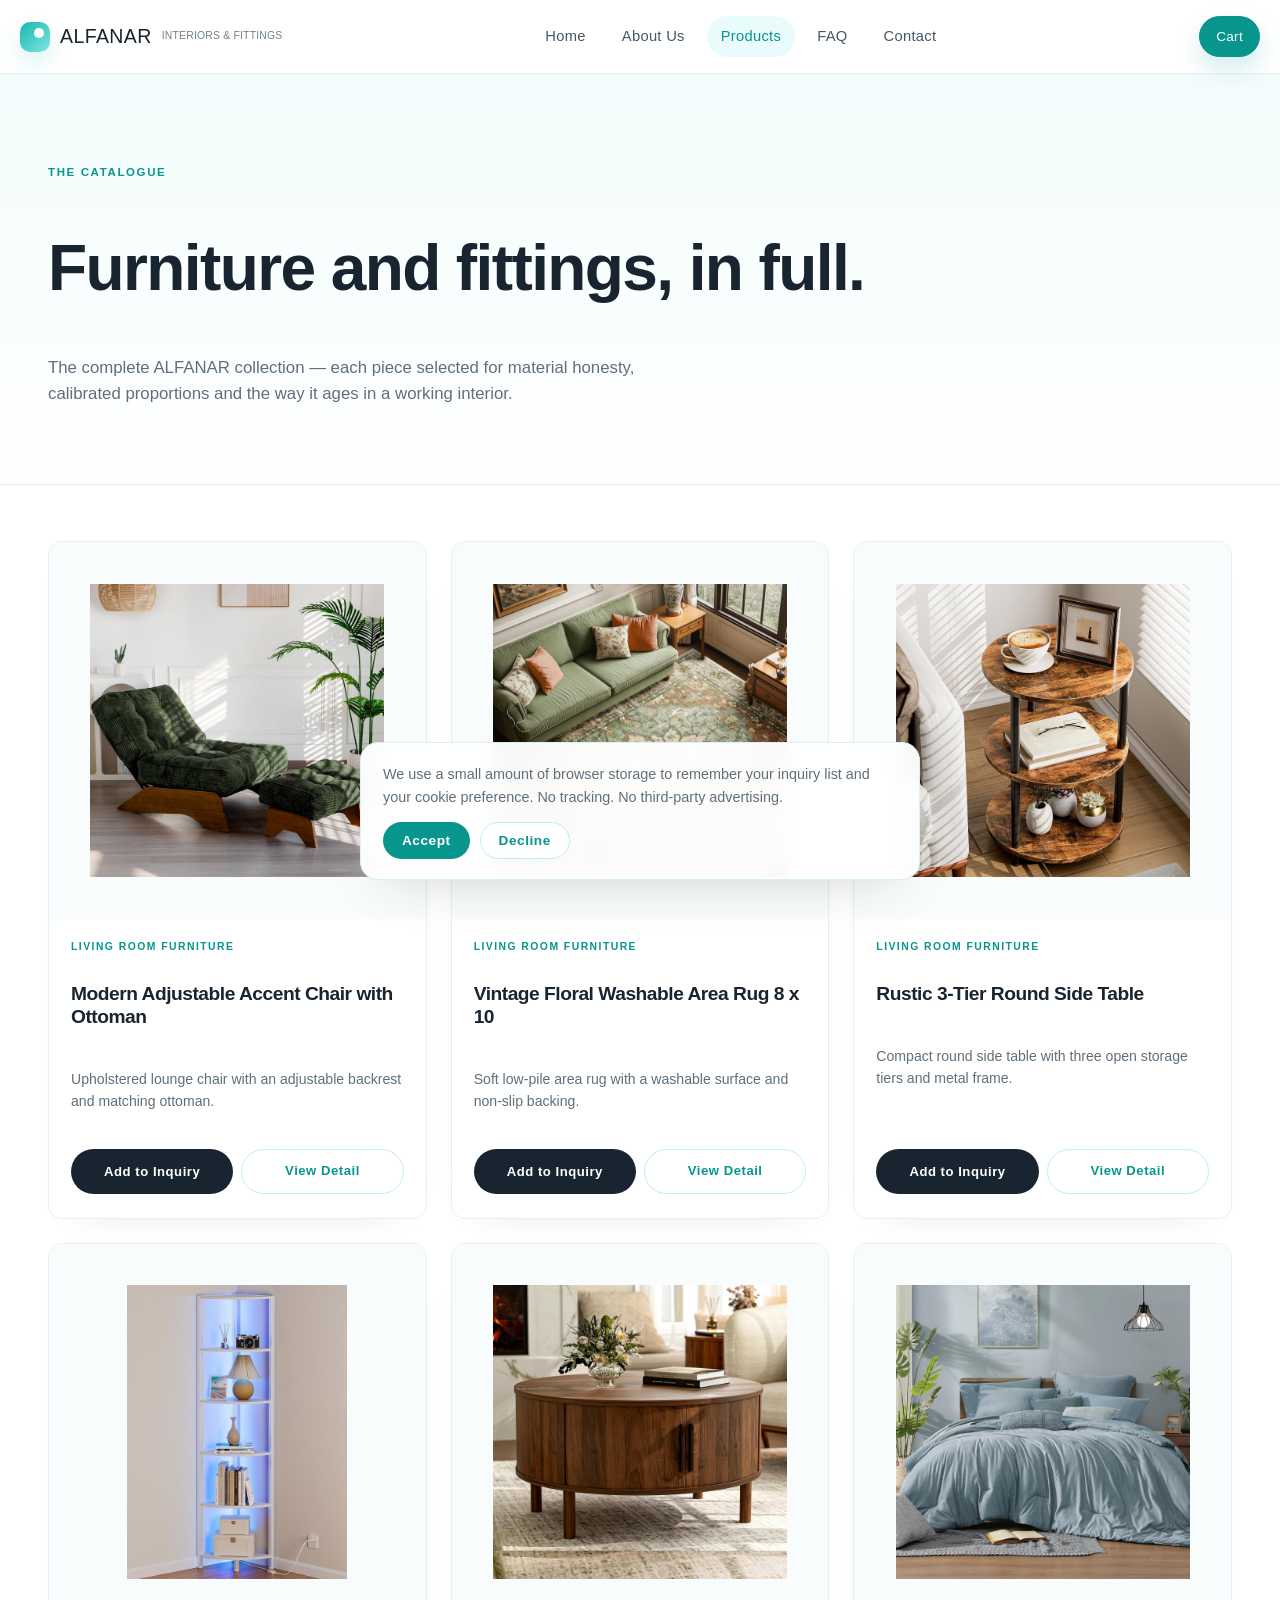
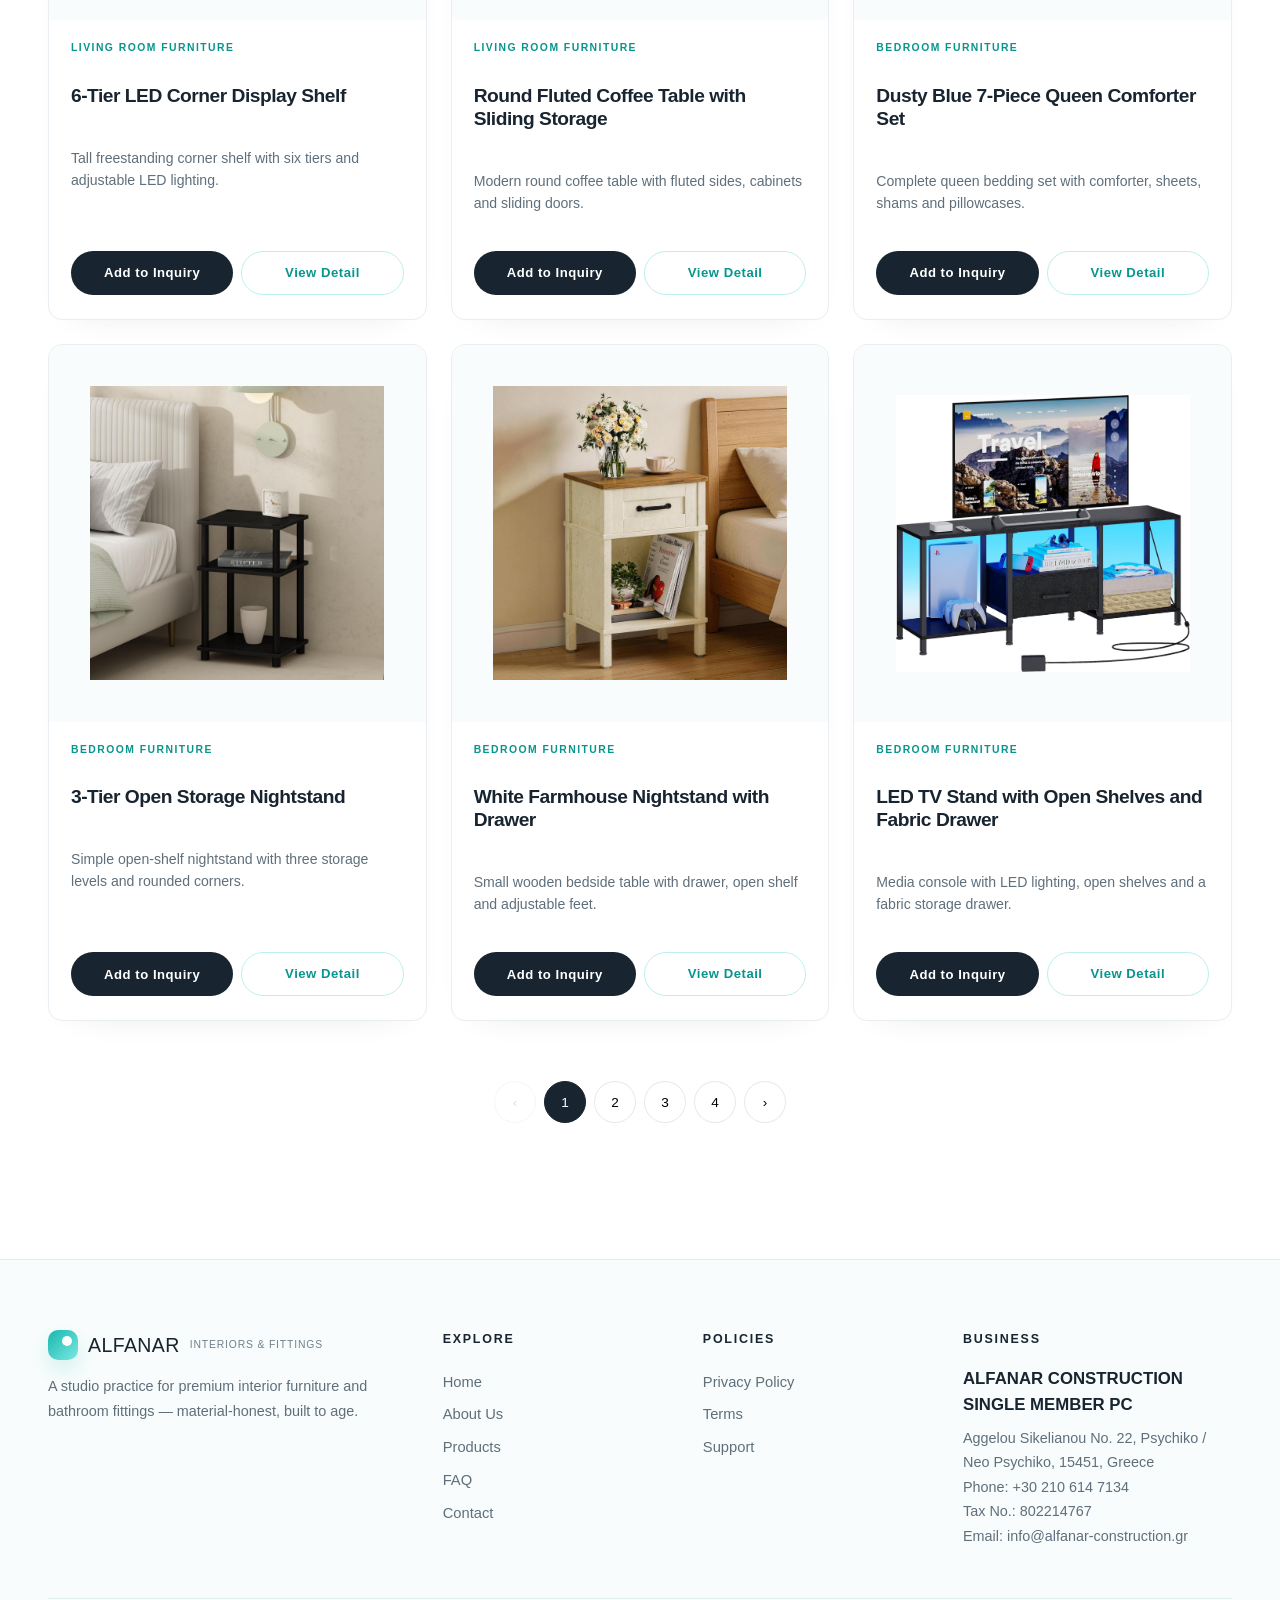
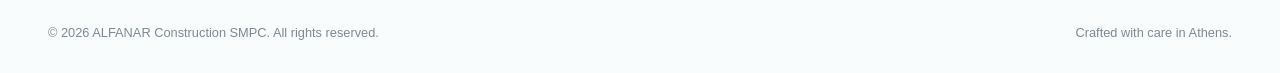
<file: public/products.html>
<!doctype html>
<html lang="en">
<head>
<meta charset="utf-8">
<meta name="viewport" content="width=device-width,initial-scale=1">
<title>Products — ALFANAR Interiors & Fittings</title>
<meta name="description" content="Browse the full ALFANAR catalogue: all pieces across vanities, faucets, shower systems, mirrors, basins and storage furniture.">
<link rel="stylesheet" href="assets/css/style.css">
<style>
/* Font + header weight patch: applied to non-index pages only */
:root{
  --page-font: Arial, Calibri, Helvetica, sans-serif;
}

html,
body,
button,
input,
textarea,
select,
a,
p,
span,
small,
strong,
label,
li,
td,
th,
div,
h1,
h2,
h3,
h4,
h5,
h6,
.brand,
.nav-links a,
.cart-btn,
.btn,
.eyebrow,
.kicker,
.cat,
.price,
.name,
.num,
.by{
  font-family: var(--page-font) !important;
}

/* Header: remove bold feeling */
.site-header .brand,
.site-header .brand small,
.site-header .nav-links a,
.site-header .cart-btn,
.site-header .menu-toggle{
  font-weight: 400 !important;
  letter-spacing: .02em !important;
}

.site-header .nav-links a.active,
.site-header .nav-links a:hover{
  font-weight: 500 !important;
}

.site-header .cart-badge{
  font-weight: 500 !important;
}
</style>
</head>
<body>
<header class="site-header"><div class="container nav">
  <a href="index.html" class="brand"><span class="dot"></span>ALFANAR <small>Interiors & Fittings</small></a>
  <nav class="nav-links" id="navLinks">
    <a href="index.html">Home</a><a href="about.html">About Us</a><a href="products.html" class="active">Products</a><a href="faq.html">FAQ</a><a href="contact.html">Contact</a>
  </nav>
  <div class="nav-actions"><a href="cart.html" class="cart-btn">Cart <span class="cart-badge">0</span></a><button class="menu-toggle" onclick="document.getElementById('navLinks').classList.toggle('open')">≡</button></div>
</div></header>

<section class="page-hero"><div class="container">
  <span class="eyebrow">The Catalogue</span>
  <h1>Furniture and fittings, in full.</h1>
  <p>The complete ALFANAR collection — each piece selected for material honesty, calibrated proportions and the way it ages in a working interior.</p>
</div></section>

<section class="section-sm"><div class="container">
  <div class="feat-grid" data-product-grid></div>
  <div class="pagination" data-pagination></div>
</div></section>

<footer class="site-footer"><div class="container">
  <div class="foot-grid">
    <div><div class="brand"><span class="dot"></span>ALFANAR <small>Interiors & Fittings</small></div><p style="margin-top:14px;max-width:340px">A studio practice for premium interior furniture and bathroom fittings — material-honest, built to age.</p></div>
    <div><h4>Explore</h4><a href="index.html">Home</a><a href="about.html">About Us</a><a href="products.html">Products</a><a href="faq.html">FAQ</a><a href="contact.html">Contact</a></div>
    <div><h4>Policies</h4><a href="privacy-policy.html">Privacy Policy</a><a href="terms.html">Terms</a><a href="faq.html">Support</a></div>
    <div class="biz"><h4>Business</h4><strong>ALFANAR CONSTRUCTION SINGLE MEMBER PC</strong><span>Aggelou Sikelianou No. 22, Psychiko / Neo Psychiko, 15451, Greece</span><span>Phone: +30 210 614 7134</span><span>Tax No.: 802214767</span><span>Email: info@alfanar-construction.gr</span></div>
  </div>
  <div class="foot-bottom"><span>© 2026 ALFANAR Construction SMPC. All rights reserved.</span><span>Crafted with care in Athens.</span></div>
</div></footer>
<script src="assets/js/product.js"></script>
<script src="assets/js/main.js"></script>
</body></html>
</file>
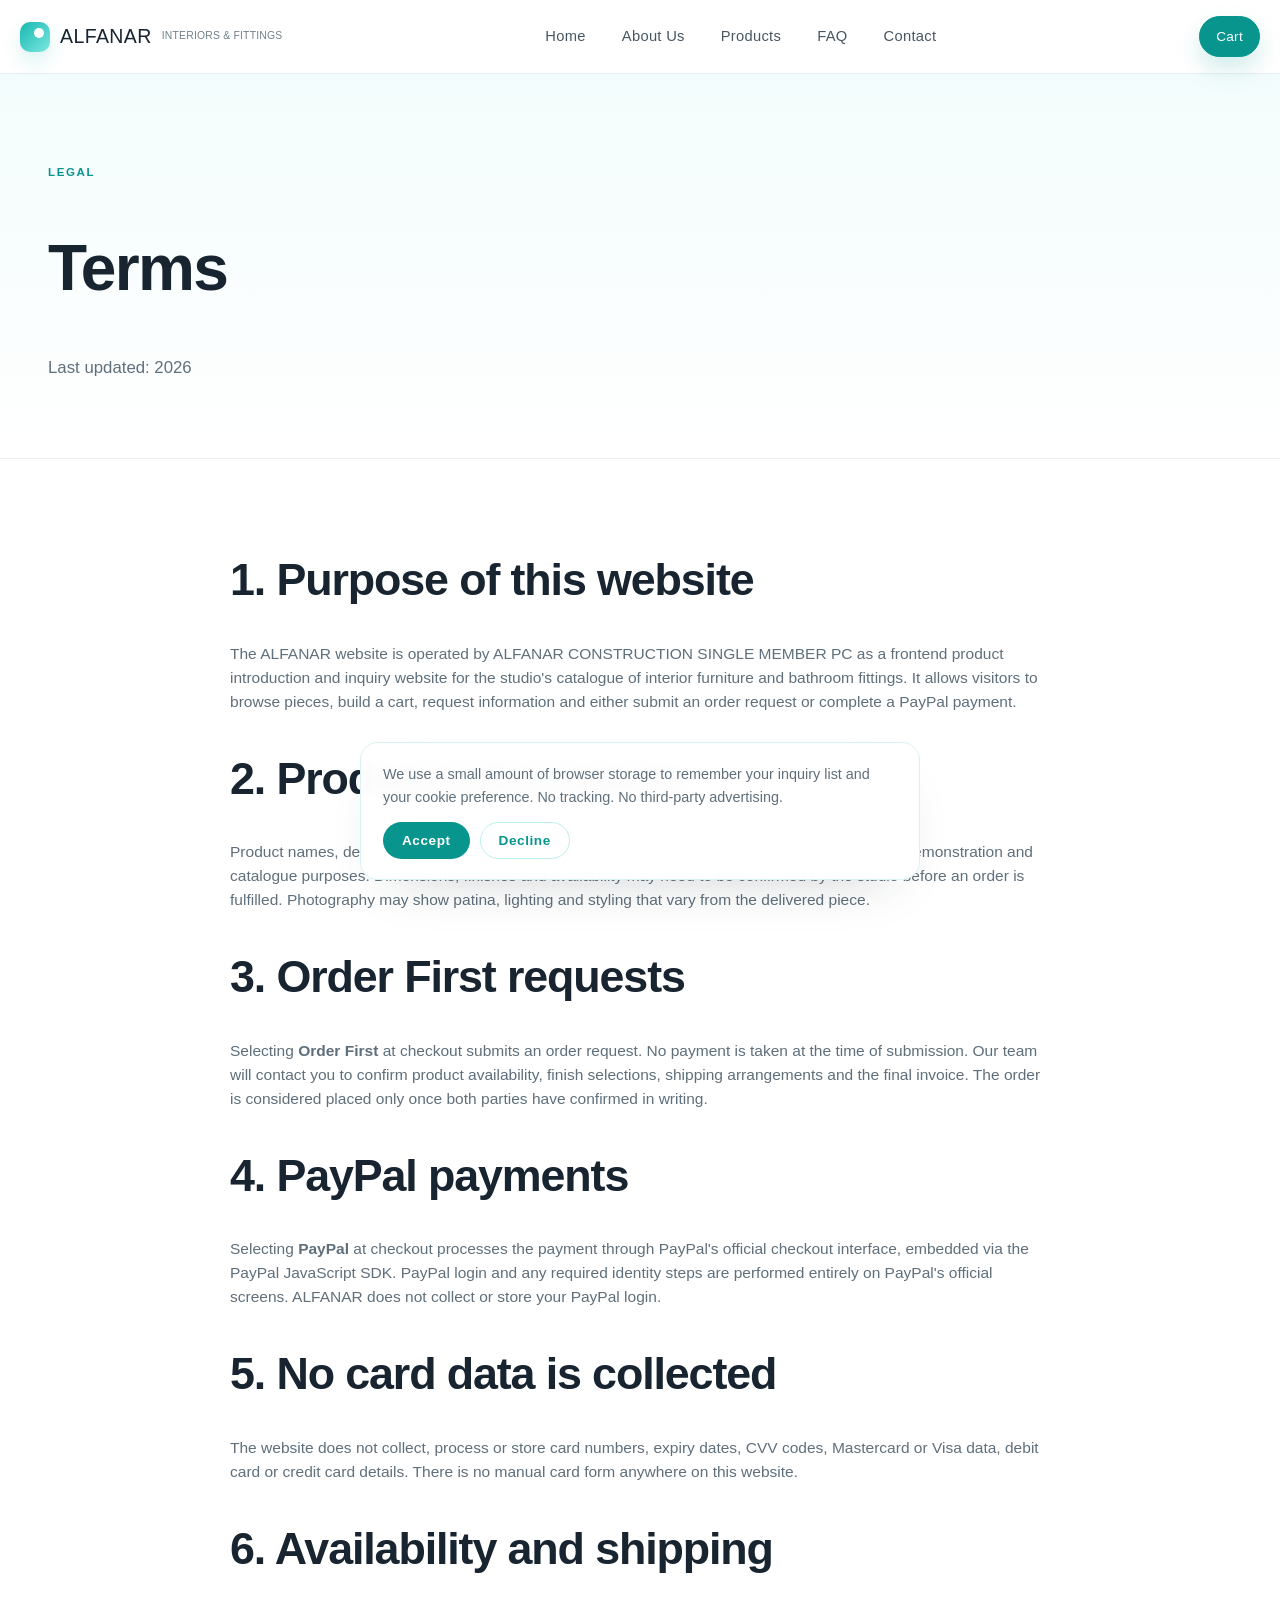
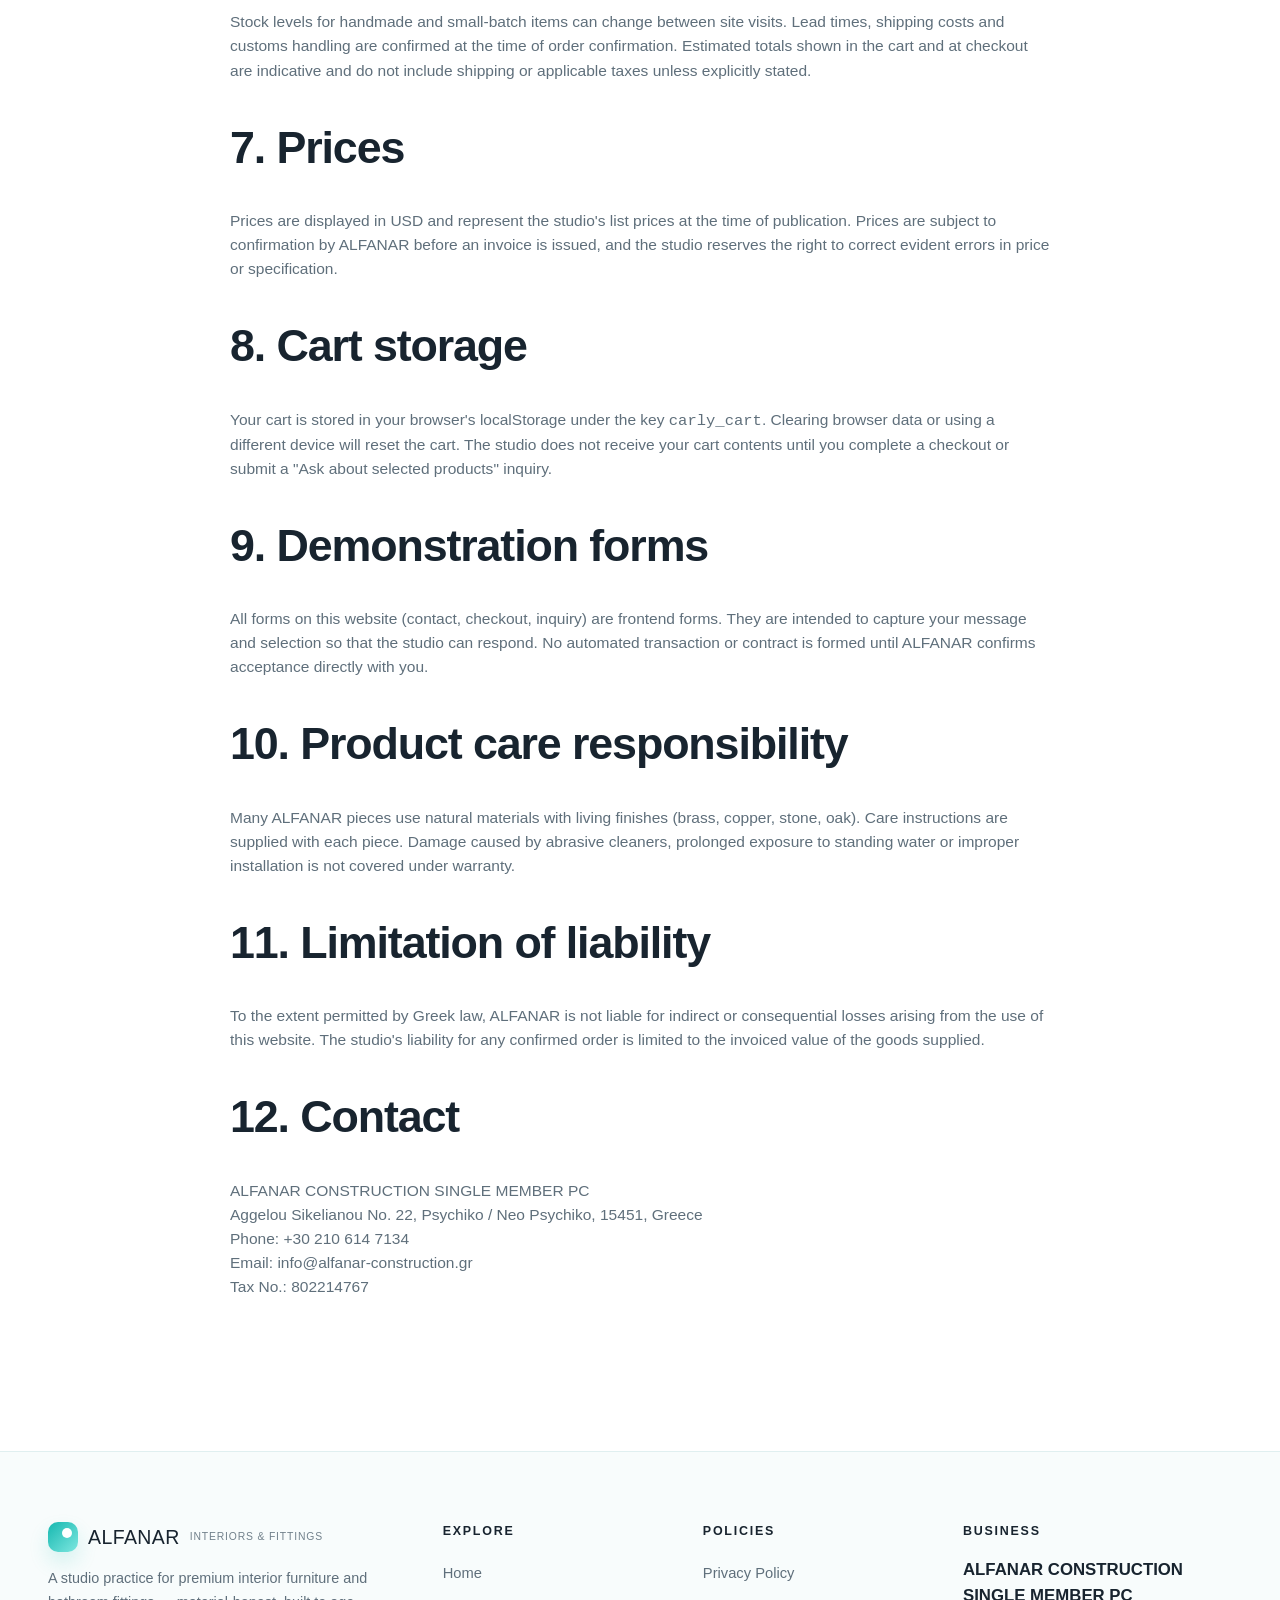
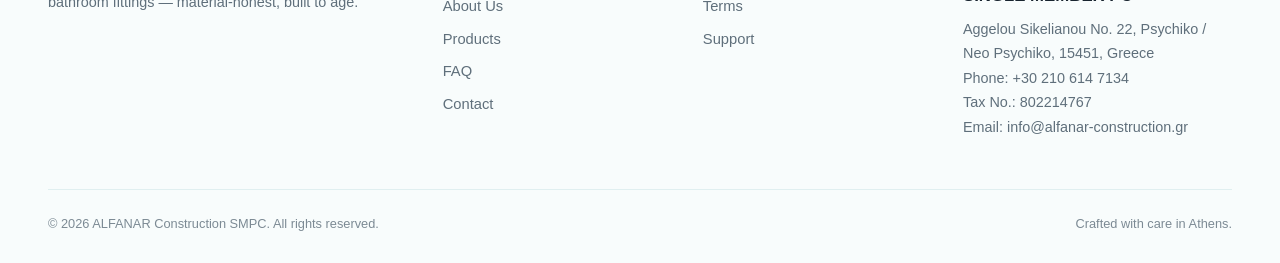
<file: public/terms.html>
<!doctype html>
<html lang="en">
<head>
<meta charset="utf-8">
<meta name="viewport" content="width=device-width,initial-scale=1">
<title>Terms — ALFANAR</title>
<meta name="description" content="Terms of use for the ALFANAR product introduction and inquiry website.">
<link rel="stylesheet" href="assets/css/style.css">
<style>
/* Font + header weight patch: applied to non-index pages only */
:root{
  --page-font: Arial, Calibri, Helvetica, sans-serif;
}

html,
body,
button,
input,
textarea,
select,
a,
p,
span,
small,
strong,
label,
li,
td,
th,
div,
h1,
h2,
h3,
h4,
h5,
h6,
.brand,
.nav-links a,
.cart-btn,
.btn,
.eyebrow,
.kicker,
.cat,
.price,
.name,
.num,
.by{
  font-family: var(--page-font) !important;
}

/* Header: remove bold feeling */
.site-header .brand,
.site-header .brand small,
.site-header .nav-links a,
.site-header .cart-btn,
.site-header .menu-toggle{
  font-weight: 400 !important;
  letter-spacing: .02em !important;
}

.site-header .nav-links a.active,
.site-header .nav-links a:hover{
  font-weight: 500 !important;
}

.site-header .cart-badge{
  font-weight: 500 !important;
}
</style>
</head>
<body>
<header class="site-header"><div class="container nav">
  <a href="index.html" class="brand"><span class="dot"></span>ALFANAR <small>Interiors & Fittings</small></a>
  <nav class="nav-links" id="navLinks">
    <a href="index.html">Home</a><a href="about.html">About Us</a><a href="products.html">Products</a><a href="faq.html">FAQ</a><a href="contact.html">Contact</a>
  </nav>
  <div class="nav-actions"><a href="cart.html" class="cart-btn">Cart <span class="cart-badge">0</span></a><button class="menu-toggle" onclick="document.getElementById('navLinks').classList.toggle('open')">≡</button></div>
</div></header>

<section class="page-hero"><div class="container"><span class="eyebrow">Legal</span><h1>Terms</h1><p>Last updated: 2026</p></div></section>

<section class="section-sm"><div class="container"><div class="legal">
  <h2>1. Purpose of this website</h2>
  <p>The ALFANAR website is operated by ALFANAR CONSTRUCTION SINGLE MEMBER PC as a frontend product introduction and inquiry website for the studio's catalogue of interior furniture and bathroom fittings. It allows visitors to browse pieces, build a cart, request information and either submit an order request or complete a PayPal payment.</p>

  <h2>2. Product information</h2>
  <p>Product names, descriptions, photographs, specifications and prices are provided in good faith for demonstration and catalogue purposes. Dimensions, finishes and availability may need to be confirmed by the studio before an order is fulfilled. Photography may show patina, lighting and styling that vary from the delivered piece.</p>

  <h2>3. Order First requests</h2>
  <p>Selecting <strong>Order First</strong> at checkout submits an order request. No payment is taken at the time of submission. Our team will contact you to confirm product availability, finish selections, shipping arrangements and the final invoice. The order is considered placed only once both parties have confirmed in writing.</p>

  <h2>4. PayPal payments</h2>
  <p>Selecting <strong>PayPal</strong> at checkout processes the payment through PayPal's official checkout interface, embedded via the PayPal JavaScript SDK. PayPal login and any required identity steps are performed entirely on PayPal's official screens. ALFANAR does not collect or store your PayPal login.</p>

  <h2>5. No card data is collected</h2>
  <p>The website does not collect, process or store card numbers, expiry dates, CVV codes, Mastercard or Visa data, debit card or credit card details. There is no manual card form anywhere on this website.</p>

  <h2>6. Availability and shipping</h2>
  <p>Stock levels for handmade and small-batch items can change between site visits. Lead times, shipping costs and customs handling are confirmed at the time of order confirmation. Estimated totals shown in the cart and at checkout are indicative and do not include shipping or applicable taxes unless explicitly stated.</p>

  <h2>7. Prices</h2>
  <p>Prices are displayed in USD and represent the studio's list prices at the time of publication. Prices are subject to confirmation by ALFANAR before an invoice is issued, and the studio reserves the right to correct evident errors in price or specification.</p>

  <h2>8. Cart storage</h2>
  <p>Your cart is stored in your browser's localStorage under the key <code>carly_cart</code>. Clearing browser data or using a different device will reset the cart. The studio does not receive your cart contents until you complete a checkout or submit a "Ask about selected products" inquiry.</p>

  <h2>9. Demonstration forms</h2>
  <p>All forms on this website (contact, checkout, inquiry) are frontend forms. They are intended to capture your message and selection so that the studio can respond. No automated transaction or contract is formed until ALFANAR confirms acceptance directly with you.</p>

  <h2>10. Product care responsibility</h2>
  <p>Many ALFANAR pieces use natural materials with living finishes (brass, copper, stone, oak). Care instructions are supplied with each piece. Damage caused by abrasive cleaners, prolonged exposure to standing water or improper installation is not covered under warranty.</p>

  <h2>11. Limitation of liability</h2>
  <p>To the extent permitted by Greek law, ALFANAR is not liable for indirect or consequential losses arising from the use of this website. The studio's liability for any confirmed order is limited to the invoiced value of the goods supplied.</p>

  <h2>12. Contact</h2>
  <p>ALFANAR CONSTRUCTION SINGLE MEMBER PC<br>
  Aggelou Sikelianou No. 22, Psychiko / Neo Psychiko, 15451, Greece<br>
  Phone: +30 210 614 7134<br>
  Email: info@alfanar-construction.gr<br>
  Tax No.: 802214767</p>
</div></div></section>

<footer class="site-footer"><div class="container">
  <div class="foot-grid">
    <div><div class="brand"><span class="dot"></span>ALFANAR <small>Interiors & Fittings</small></div><p style="margin-top:14px;max-width:340px">A studio practice for premium interior furniture and bathroom fittings — material-honest, built to age.</p></div>
    <div><h4>Explore</h4><a href="index.html">Home</a><a href="about.html">About Us</a><a href="products.html">Products</a><a href="faq.html">FAQ</a><a href="contact.html">Contact</a></div>
    <div><h4>Policies</h4><a href="privacy-policy.html">Privacy Policy</a><a href="terms.html">Terms</a><a href="faq.html">Support</a></div>
    <div class="biz"><h4>Business</h4><strong>ALFANAR CONSTRUCTION SINGLE MEMBER PC</strong><span>Aggelou Sikelianou No. 22, Psychiko / Neo Psychiko, 15451, Greece</span><span>Phone: +30 210 614 7134</span><span>Tax No.: 802214767</span><span>Email: info@alfanar-construction.gr</span></div>
  </div>
  <div class="foot-bottom"><span>© 2026 ALFANAR Construction SMPC. All rights reserved.</span><span>Crafted with care in Athens.</span></div>
</div></footer>
<script src="assets/js/product.js"></script>
<script src="assets/js/main.js"></script>
</body></html>
</file>
<file: public/assets/css/style.css>
/* =========================================================
   ALFANAR — Interior Furniture & Bathroom Fittings
   Clean White / Aqua / Soft Gray design system
   ========================================================= */
:root{
  --charcoal:#18242f;
  --charcoal-2:#273746;
  --copper:#27c7bd;
  --copper-2:#76e3dc;
  --copper-deep:#07958e;
  --ivory:#ffffff;
  --ivory-2:#f4fbfb;
  --mist:#e5f2f2;
  --clay:#dff7f5;
  --olive:#27c7bd;
  --bronze:#07958e;
  --smoke:rgba(24,36,47,.46);
  --line:rgba(24,36,47,.10);
  --product-bg:#f8fcfc;
  --radius-lg:22px;
  --radius-md:14px;
  --shadow-soft:0 18px 50px -30px rgba(24,36,47,.22);
  --shadow-card:0 24px 58px -34px rgba(24,36,47,.28);
  --serif:Arial,Calibri,Helvetica,sans-serif;
  --sans:Arial,Calibri,Helvetica,sans-serif;
  --mono:Arial,Calibri,Helvetica,sans-serif;
}
*{box-sizing:border-box}
html,body{margin:0;padding:0}
body{
  font-family:var(--sans);
  color:var(--charcoal);
  background:var(--ivory);
  line-height:1.55;
  -webkit-font-smoothing:antialiased;
}
img{max-width:100%;display:block}
a{color:inherit;text-decoration:none}
h1,h2,h3,h4{font-family:var(--serif);font-weight:500;letter-spacing:-.01em;color:var(--charcoal)}
h1{font-size:clamp(2.4rem,5vw,4.6rem);line-height:1.05}
h2{font-size:clamp(1.9rem,3.5vw,3rem);line-height:1.1}
h3{font-size:1.4rem;line-height:1.2}
p{color:#3a342f}
.eyebrow{font-family:var(--mono);font-size:.72rem;letter-spacing:.28em;text-transform:uppercase;color:var(--copper-deep)}
.container{max-width:1240px;margin:0 auto;padding:0 28px}
.section{padding:96px 0}
.section-sm{padding:56px 0}
.divider{height:1px;background:var(--line);margin:0}

/* Header */
.site-header{
  position:sticky;top:0;z-index:50;
  backdrop-filter:saturate(140%) blur(14px);
  -webkit-backdrop-filter:saturate(140%) blur(14px);
  background:rgba(244,236,220,.78);
  border-bottom:1px solid var(--line);
}
.nav{display:flex;align-items:center;justify-content:space-between;padding:18px 0}
.brand{display:flex;align-items:baseline;gap:10px;font-family:var(--serif);font-size:1.5rem;letter-spacing:.04em}
.brand .dot{width:7px;height:7px;background:var(--copper);display:inline-block;border-radius:50%}
.brand small{font-family:var(--mono);font-size:.62rem;letter-spacing:.3em;color:var(--copper-deep);text-transform:uppercase}
.nav-links{display:flex;gap:30px;align-items:center}
.nav-links a{font-size:.92rem;color:var(--charcoal-2);position:relative;padding:6px 0}
.nav-links a:hover{color:var(--copper-deep)}
.nav-links a.active::after{content:"";position:absolute;left:0;right:0;bottom:-2px;height:2px;background:var(--copper)}
.nav-actions{display:flex;align-items:center;gap:14px}
.cart-btn{
  position:relative;display:inline-flex;align-items:center;gap:8px;
  padding:9px 16px;border-radius:999px;background:var(--charcoal);color:var(--ivory);
  font-size:.85rem;letter-spacing:.04em;transition:transform .2s, background .2s;
}
.cart-btn:hover{background:var(--copper-deep);transform:translateY(-1px)}
.cart-badge{
  position:absolute;top:-6px;right:-6px;min-width:20px;height:20px;padding:0 6px;
  background:var(--copper);color:#fff;font-size:.7rem;font-weight:600;
  border-radius:999px;display:none;align-items:center;justify-content:center;
}
.cart-badge.show{display:inline-flex}
.menu-toggle{display:none;background:none;border:0;font-size:1.6rem;color:var(--charcoal);cursor:pointer}

@media (max-width: 900px){
  .menu-toggle{display:block}
  .nav-links{
    position:absolute;top:100%;left:0;right:0;flex-direction:column;gap:0;
    background:var(--ivory);border-bottom:1px solid var(--line);padding:0;
    max-height:0;overflow:hidden;transition:max-height .35s ease;
  }
  .nav-links.open{max-height:420px;padding:8px 0 20px}
  .nav-links a{padding:14px 28px;width:100%;border-bottom:1px solid var(--line)}
}

/* Buttons */
.btn{
  display:inline-flex;align-items:center;justify-content:center;gap:10px;
  padding:14px 26px;border-radius:999px;font-size:.92rem;letter-spacing:.04em;
  border:1px solid transparent;cursor:pointer;transition:all .25s ease;
  font-family:var(--sans);font-weight:500;
}
.btn-primary{background:var(--copper);color:#fff}
.btn-primary:hover{background:var(--copper-deep);transform:translateY(-2px);box-shadow:var(--shadow-soft)}
.btn-dark{background:var(--charcoal);color:var(--ivory)}
.btn-dark:hover{background:#000;transform:translateY(-2px)}
.btn-ghost{background:transparent;color:var(--charcoal);border-color:var(--charcoal)}
.btn-ghost:hover{background:var(--charcoal);color:var(--ivory)}
.btn-outline-copper{background:transparent;color:var(--copper-deep);border-color:var(--copper)}
.btn-outline-copper:hover{background:var(--copper);color:#fff}
.btn-block{width:100%}

/* Hero (Home) */
.hero{
  position:relative;overflow:hidden;
  background:linear-gradient(135deg,#1d1815 0%,#2d2520 60%,#3a2c20 100%);
  color:var(--ivory);padding:140px 0 120px;
}
.hero::before{
  content:"";position:absolute;inset:0;
  background:radial-gradient(ellipse at 80% 30%,rgba(200,145,96,.22),transparent 55%);
  pointer-events:none;
}
.hero-grid{display:grid;grid-template-columns:1.1fr .9fr;gap:60px;align-items:center;position:relative}
.hero h1{color:var(--ivory)}
.hero h1 em{font-style:italic;color:var(--copper-2)}
.hero p{color:rgba(244,236,220,.78);font-size:1.1rem;max-width:520px;margin-top:24px}
.hero-actions{margin-top:34px;display:flex;gap:14px;flex-wrap:wrap}
.hero-stats{display:flex;gap:36px;margin-top:60px}
.hero-stats div span:first-child{font-family:var(--serif);font-size:2rem;display:block;color:var(--copper-2)}
.hero-stats div span:last-child{font-family:var(--mono);font-size:.7rem;letter-spacing:.22em;text-transform:uppercase;color:rgba(244,236,220,.55)}
.hero-image{
  position:relative;border-radius:var(--radius-lg);overflow:hidden;
  background:var(--product-bg);aspect-ratio:4/5;box-shadow:var(--shadow-card);
  display:flex;align-items:center;justify-content:center;
}
.hero-image img{width:88%;height:88%;object-fit:contain}
.hero-image::after{
  content:"";position:absolute;inset:0;border:1px solid rgba(255,255,255,.06);
  border-radius:var(--radius-lg);pointer-events:none;
}
.hero-tag{
  position:absolute;left:20px;bottom:20px;background:rgba(33,28,25,.78);color:var(--ivory);
  padding:10px 14px;border-radius:999px;font-family:var(--mono);font-size:.7rem;letter-spacing:.22em;
}
@media (max-width:900px){.hero-grid{grid-template-columns:1fr}.hero{padding:80px 0 60px}}

/* Page hero */
.page-hero{
  background:linear-gradient(180deg,var(--ivory-2) 0%,var(--ivory) 100%);
  padding:90px 0 60px;border-bottom:1px solid var(--line);
}
.page-hero .eyebrow{display:block;margin-bottom:14px}
.page-hero p{max-width:640px;font-size:1.05rem}

/* Sections – editorial */
.intro-grid{display:grid;grid-template-columns:.6fr 1fr;gap:80px;align-items:start}
.intro-grid h2{margin:8px 0 24px}
.intro-grid .lead{font-size:1.15rem;color:var(--charcoal-2)}
@media (max-width:900px){.intro-grid{grid-template-columns:1fr;gap:24px}}

/* Categories */
.cat-grid{display:grid;grid-template-columns:repeat(4,1fr);gap:18px}
.cat-card{
  position:relative;border-radius:var(--radius-md);overflow:hidden;aspect-ratio:3/4;
  background:var(--product-bg);display:flex;align-items:flex-end;padding:20px;
  transition:transform .35s ease, box-shadow .35s ease;
}
.cat-card img{position:absolute;inset:6%;width:88%;height:60%;object-fit:contain;transition:transform .5s ease}
.cat-card:hover{transform:translateY(-6px);box-shadow:var(--shadow-card)}
.cat-card:hover img{transform:scale(1.04)}
.cat-card span{
  position:relative;z-index:1;font-family:var(--serif);font-size:1.25rem;color:var(--charcoal);
}
.cat-card::after{
  content:"";position:absolute;left:0;right:0;bottom:0;height:55%;
  background:linear-gradient(180deg,transparent, rgba(244,236,220,.85) 70%);
}
@media (max-width:900px){.cat-grid{grid-template-columns:repeat(2,1fr)}}

/* Why grid */
.why-grid{display:grid;grid-template-columns:repeat(3,1fr);gap:24px}
.why-card{
  background:#fff;border:1px solid var(--line);border-radius:var(--radius-md);
  padding:32px;transition:transform .3s, box-shadow .3s;
}
.why-card:hover{transform:translateY(-4px);box-shadow:var(--shadow-soft)}
.why-card .num{font-family:var(--serif);font-size:2.2rem;color:var(--copper-deep)}
.why-card h3{margin:10px 0 8px}
@media (max-width:800px){.why-grid{grid-template-columns:1fr}}

/* Editorial split */
.split{display:grid;grid-template-columns:1fr 1fr;gap:60px;align-items:center}
.split.reverse{direction:rtl}
.split.reverse > *{direction:ltr}
.split .ph{aspect-ratio:4/5;background:var(--product-bg);border-radius:var(--radius-lg);display:flex;align-items:center;justify-content:center;overflow:hidden;box-shadow:var(--shadow-soft)}
.split .ph img{width:82%;height:82%;object-fit:contain}
@media (max-width:900px){.split{grid-template-columns:1fr;gap:24px}}

/* Featured products preview */
.feat-grid{display:grid;grid-template-columns:repeat(3,1fr);gap:24px}
@media (max-width:900px){.feat-grid{grid-template-columns:1fr 1fr}}
@media (max-width:600px){.feat-grid{grid-template-columns:1fr}}

/* Product card */
.product-card{
  background:#fff;border-radius:var(--radius-md);overflow:hidden;
  border:1px solid var(--line);transition:transform .35s, box-shadow .35s;
  display:flex;flex-direction:column;
}
.product-card:hover{transform:translateY(-6px);box-shadow:var(--shadow-card)}
.product-card .ph{
  aspect-ratio:1/1;background:var(--product-bg);display:flex;align-items:center;justify-content:center;
  overflow:hidden;position:relative;
}
.product-card .ph img{width:78%;height:78%;object-fit:contain;transition:transform .55s ease}
.product-card:hover .ph img{transform:scale(1.05)}
.product-card .body{padding:20px 22px 24px;display:flex;flex-direction:column;gap:8px;flex:1}
.product-card .cat{font-family:var(--mono);font-size:.65rem;letter-spacing:.22em;text-transform:uppercase;color:var(--copper-deep)}
.product-card .name{font-family:var(--serif);font-size:1.2rem;color:var(--charcoal)}
.product-card .desc{font-size:.88rem;color:#5a5048;flex:1}
.product-card .row{display:flex;align-items:center;justify-content:space-between;margin-top:10px;gap:10px}
.product-card .price{font-family:var(--serif);font-size:1.3rem;color:var(--copper-deep)}
.product-card .actions{display:flex;gap:8px;margin-top:14px}
.product-card .actions .btn{flex:1;padding:11px 14px;font-size:.82rem}

/* Pagination */
.pagination{display:flex;justify-content:center;gap:8px;margin-top:60px}
.pagination button{
  width:42px;height:42px;border-radius:50%;border:1px solid var(--line);background:#fff;
  font-family:var(--mono);font-size:.85rem;cursor:pointer;transition:all .2s;
}
.pagination button:hover{border-color:var(--copper)}
.pagination button.active{background:var(--charcoal);color:var(--ivory);border-color:var(--charcoal)}
.pagination button[disabled]{opacity:.4;cursor:not-allowed}

/* Product detail */
.pd-grid{display:grid;grid-template-columns:1.05fr 1fr;gap:60px}
.pd-gallery .main{
  aspect-ratio:1/1;background:var(--product-bg);border-radius:var(--radius-lg);
  display:flex;align-items:center;justify-content:center;overflow:hidden;box-shadow:var(--shadow-soft);
}
.pd-gallery .main img{width:80%;height:80%;object-fit:contain;transition:opacity .3s}
.pd-thumbs{display:flex;gap:12px;margin-top:16px;flex-wrap:wrap}
.pd-thumbs button{
  width:84px;height:84px;border-radius:12px;overflow:hidden;background:var(--product-bg);
  border:2px solid transparent;cursor:pointer;padding:6px;transition:border .2s;
}
.pd-thumbs button img{width:100%;height:100%;object-fit:contain}
.pd-thumbs button.active{border-color:var(--copper)}
.pd-info .price{font-family:var(--serif);font-size:2rem;color:var(--copper-deep);margin:12px 0}
.pd-info .actions{display:flex;gap:12px;flex-wrap:wrap;margin:24px 0}
.pd-info h3{margin:28px 0 10px;font-size:1.05rem;font-family:var(--mono);text-transform:uppercase;letter-spacing:.2em;color:var(--charcoal-2)}
.pd-info ul{padding-left:18px;margin:0}
.pd-info ul li{margin:6px 0;color:#3a342f}
.pd-info .spec-table{width:100%;border-collapse:collapse;margin-top:8px}
.pd-info .spec-table td{padding:10px 0;border-bottom:1px solid var(--line);font-size:.92rem}
.pd-info .spec-table td:first-child{color:#6b6158;width:40%}
@media (max-width:900px){.pd-grid{grid-template-columns:1fr;gap:30px}}

/* Cart page */
.cart-grid{display:grid;grid-template-columns:1.4fr .8fr;gap:40px;align-items:start}
.cart-item{
  display:grid;grid-template-columns:120px 1fr auto;gap:20px;align-items:center;
  background:#fff;border:1px solid var(--line);border-radius:var(--radius-md);padding:16px;margin-bottom:14px;
}
.cart-item .ph{aspect-ratio:1/1;background:var(--product-bg);border-radius:10px;display:flex;align-items:center;justify-content:center;overflow:hidden}
.cart-item .ph img{width:80%;height:80%;object-fit:contain}
.cart-item .cat{font-family:var(--mono);font-size:.65rem;letter-spacing:.2em;text-transform:uppercase;color:var(--copper-deep)}
.cart-item h3{font-size:1.1rem;margin:4px 0 8px}
.cart-item .qty{display:inline-flex;align-items:center;border:1px solid var(--line);border-radius:999px;overflow:hidden}
.cart-item .qty button{width:34px;height:34px;background:transparent;border:0;cursor:pointer;font-size:1rem}
.cart-item .qty button:hover{background:var(--ivory-2)}
.cart-item .qty span{min-width:28px;text-align:center;font-family:var(--mono);font-size:.9rem}
.cart-item .right{display:flex;flex-direction:column;align-items:flex-end;gap:8px}
.cart-item .sub{font-family:var(--serif);font-size:1.15rem;color:var(--copper-deep)}
.cart-item .remove{background:none;border:0;color:#8a6a4a;font-size:.8rem;cursor:pointer;text-decoration:underline}
.summary{
  position:sticky;top:100px;background:#fff;border:1px solid var(--line);
  border-radius:var(--radius-md);padding:28px;box-shadow:var(--shadow-soft);
}
.summary h3{font-family:var(--mono);text-transform:uppercase;letter-spacing:.2em;font-size:.85rem;color:var(--charcoal-2);margin-bottom:18px}
.summary .row{display:flex;justify-content:space-between;padding:10px 0;border-bottom:1px solid var(--line);font-size:.92rem}
.summary .total{display:flex;justify-content:space-between;font-family:var(--serif);font-size:1.5rem;color:var(--copper-deep);margin-top:18px}
.summary .btns{display:flex;flex-direction:column;gap:10px;margin-top:18px}
.empty-state{text-align:center;padding:80px 20px;background:#fff;border:1px dashed var(--line);border-radius:var(--radius-lg)}
.empty-state .ic{font-size:3.4rem;color:var(--copper-deep)}
.empty-state h2{margin:14px 0 8px}
@media (max-width:900px){.cart-grid{grid-template-columns:1fr}.cart-item{grid-template-columns:90px 1fr;}.cart-item .right{grid-column:1/-1;align-items:flex-start}}

/* Checkout */
.checkout-grid{display:grid;grid-template-columns:1.2fr .9fr;gap:40px;align-items:start}
.form-card{background:#fff;border:1px solid var(--line);border-radius:var(--radius-md);padding:30px;box-shadow:var(--shadow-soft)}
.form-card h3{font-family:var(--mono);text-transform:uppercase;letter-spacing:.2em;font-size:.85rem;color:var(--charcoal-2);margin:0 0 20px}
.form-grid{display:grid;grid-template-columns:1fr 1fr;gap:16px}
.field{display:flex;flex-direction:column;gap:6px}
.field.full{grid-column:1/-1}
.field label{font-size:.78rem;text-transform:uppercase;letter-spacing:.15em;color:#6b6158}
.field input,.field textarea,.field select{
  width:100%;background:var(--ivory-2);border:1px solid transparent;border-radius:10px;
  padding:12px 14px;font:inherit;color:var(--charcoal);transition:border .2s, background .2s;
}
.field input:focus,.field textarea:focus,.field select:focus{outline:none;background:#fff;border-color:var(--copper)}
.field textarea{min-height:120px;resize:vertical}
.method-grid{display:grid;grid-template-columns:1fr 1fr;gap:12px;margin-top:6px}
.method{
  border:1px solid var(--line);border-radius:12px;padding:18px;cursor:pointer;display:flex;
  flex-direction:column;gap:6px;background:#fff;transition:border .2s, transform .2s;
}
.method:hover{transform:translateY(-2px)}
.method.active{border-color:var(--copper);box-shadow:0 0 0 2px rgba(176,122,74,.18)}
.method strong{font-family:var(--serif);font-size:1.1rem}
.method small{color:#6b6158}
.summary-line{display:flex;gap:14px;align-items:center;padding:10px 0;border-bottom:1px solid var(--line)}
.summary-line .ph{width:60px;height:60px;background:var(--product-bg);border-radius:10px;display:flex;align-items:center;justify-content:center;overflow:hidden;flex-shrink:0}
.summary-line .ph img{width:80%;height:80%;object-fit:contain}
.summary-line .meta{flex:1;font-size:.88rem}
.summary-line .meta .cat{font-family:var(--mono);font-size:.62rem;letter-spacing:.2em;text-transform:uppercase;color:var(--copper-deep)}
.summary-line .price{font-family:var(--serif);color:var(--copper-deep)}
@media (max-width:900px){.checkout-grid{grid-template-columns:1fr}.form-grid{grid-template-columns:1fr}}

/* Thank you */
.thank{
  text-align:center;max-width:680px;margin:0 auto;padding:80px 20px;
}
.thank .check{
  width:90px;height:90px;border-radius:50%;background:var(--copper);color:#fff;
  display:flex;align-items:center;justify-content:center;margin:0 auto 28px;font-size:2.5rem;
}
.thank .ref{font-family:var(--mono);font-size:.85rem;color:var(--copper-deep);margin-top:8px}
.thank .info{background:#fff;border:1px solid var(--line);border-radius:var(--radius-md);padding:28px;margin:30px 0;text-align:left}
.thank .actions{display:flex;gap:12px;justify-content:center;flex-wrap:wrap}

/* FAQ */
.faq-item{
  background:#fff;border:1px solid var(--line);border-radius:14px;margin-bottom:12px;overflow:hidden;
}
.faq-q{
  display:flex;justify-content:space-between;align-items:center;gap:20px;
  padding:22px 24px;font-family:var(--serif);font-size:1.15rem;color:var(--charcoal);
  cursor:pointer;background:transparent;border:0;width:100%;text-align:left;
}
.faq-q .ic{transition:transform .3s;color:var(--copper-deep);font-size:1.2rem}
.faq-item.open .faq-q .ic{transform:rotate(45deg)}
.faq-a{max-height:0;overflow:hidden;transition:max-height .35s ease;padding:0 24px;color:#3a342f}
.faq-item.open .faq-a{max-height:400px;padding:0 24px 24px}

/* Contact */
.contact-grid{display:grid;grid-template-columns:1fr 1.2fr;gap:48px;align-items:start}
.contact-info{background:var(--charcoal);color:var(--ivory);border-radius:var(--radius-lg);padding:36px;box-shadow:var(--shadow-card)}
.contact-info h3{color:var(--ivory);font-family:var(--serif);font-size:1.6rem;margin:0 0 18px}
.contact-info .item{display:flex;gap:12px;align-items:flex-start;padding:14px 0;border-bottom:1px solid rgba(244,236,220,.12)}
.contact-info .item:last-child{border-bottom:0}
.contact-info .item strong{display:block;color:var(--copper-2);font-size:.7rem;letter-spacing:.2em;text-transform:uppercase;font-family:var(--mono);margin-bottom:4px}
.contact-info .item span{color:rgba(244,236,220,.85);font-size:.95rem}
.inquiry-types{display:grid;grid-template-columns:1fr 1fr;gap:12px;margin:8px 0 18px}
.inquiry-types .method{padding:14px}
.preview-list{background:var(--ivory-2);border-radius:12px;padding:14px;margin-bottom:14px;max-height:300px;overflow:auto}
.preview-list .summary-line{border-color:rgba(40,32,28,.08)}

/* Footer */
.site-footer{background:var(--charcoal);color:rgba(244,236,220,.78);padding:70px 0 30px;margin-top:80px}
.site-footer .brand{color:var(--ivory)}
.foot-grid{display:grid;grid-template-columns:1.6fr 1fr 1fr 1.2fr;gap:36px}
.foot-grid h4{color:var(--ivory);font-family:var(--mono);text-transform:uppercase;font-size:.78rem;letter-spacing:.2em;margin:0 0 16px}
.foot-grid a{display:block;padding:5px 0;color:rgba(244,236,220,.7);font-size:.92rem}
.foot-grid a:hover{color:var(--copper-2)}
.foot-grid p, .foot-grid .biz span{font-size:.9rem;line-height:1.7;color:rgba(244,236,220,.7)}
.foot-grid .biz strong{display:block;color:var(--ivory);font-family:var(--serif);font-size:1.05rem;margin-bottom:8px}
.foot-grid .biz span{display:block}
.foot-bottom{border-top:1px solid rgba(244,236,220,.1);margin-top:50px;padding-top:24px;display:flex;justify-content:space-between;flex-wrap:wrap;gap:10px;font-size:.8rem;color:rgba(244,236,220,.55)}
@media (max-width:900px){.foot-grid{grid-template-columns:1fr 1fr}}
@media (max-width:600px){.foot-grid{grid-template-columns:1fr}}

/* Toast */
.toast{
  position:fixed;bottom:24px;left:50%;transform:translateX(-50%) translateY(20px);
  background:var(--charcoal);color:var(--ivory);padding:14px 22px;border-radius:999px;
  font-size:.9rem;box-shadow:var(--shadow-card);opacity:0;pointer-events:none;
  transition:opacity .3s, transform .3s;z-index:200;
}
.toast.show{opacity:1;transform:translateX(-50%) translateY(0)}

/* Cookie banner */
.cookie{
  position:fixed;bottom:20px;left:20px;right:20px;max-width:560px;margin:0 auto;
  background:rgba(33,28,25,.96);color:var(--ivory);border-radius:18px;padding:20px 22px;
  box-shadow:var(--shadow-card);z-index:150;display:none;animation:slideUp .4s ease;
  backdrop-filter:blur(10px);
}
.cookie.show{display:block}
.cookie p{color:rgba(244,236,220,.85);margin:0 0 14px;font-size:.9rem}
.cookie .row{display:flex;gap:10px}
.cookie .btn{padding:10px 18px;font-size:.85rem}
@keyframes slideUp{from{transform:translateY(40px);opacity:0}to{transform:translateY(0);opacity:1}}

/* Scroll reveal */
.reveal{opacity:0;transform:translateY(24px);transition:opacity .8s ease, transform .8s ease}
.reveal.in{opacity:1;transform:translateY(0)}

/* Editorial typography helper */
.kicker{font-family:var(--mono);font-size:.7rem;letter-spacing:.28em;text-transform:uppercase;color:var(--copper-deep);margin-bottom:14px;display:inline-block}

/* Testimonial */
.testi-grid{display:grid;grid-template-columns:repeat(3,1fr);gap:22px}
.testi{background:#fff;border:1px solid var(--line);border-radius:var(--radius-md);padding:28px;display:flex;flex-direction:column;gap:14px}
.testi p{font-family:var(--serif);font-size:1.1rem;color:var(--charcoal);line-height:1.4}
.testi .by{font-family:var(--mono);font-size:.7rem;letter-spacing:.2em;text-transform:uppercase;color:var(--copper-deep)}
@media (max-width:900px){.testi-grid{grid-template-columns:1fr}}

/* Newsletter / CTA */
.cta-band{
  background:linear-gradient(120deg,#2a221d,#3a2a1f);color:var(--ivory);
  border-radius:var(--radius-lg);padding:60px;display:grid;grid-template-columns:1.4fr 1fr;gap:30px;align-items:center;
  box-shadow:var(--shadow-card);
}
.cta-band h2{color:var(--ivory)}
.cta-band p{color:rgba(244,236,220,.78);margin-top:14px}
.cta-band form{display:flex;gap:8px;background:rgba(244,236,220,.08);border:1px solid rgba(244,236,220,.2);border-radius:999px;padding:6px}
.cta-band input{flex:1;background:transparent;border:0;color:var(--ivory);padding:10px 16px;font:inherit;outline:none}
.cta-band input::placeholder{color:rgba(244,236,220,.5)}
@media (max-width:900px){.cta-band{grid-template-columns:1fr;padding:36px}}

/* Process steps */
.process{display:grid;grid-template-columns:repeat(4,1fr);gap:20px}
.process .step{background:#fff;border:1px solid var(--line);border-radius:var(--radius-md);padding:26px;position:relative}
.process .step .num{font-family:var(--serif);font-size:2.6rem;color:var(--copper);line-height:1}
.process .step h3{margin:10px 0 8px;font-size:1.2rem}
@media (max-width:900px){.process{grid-template-columns:1fr 1fr}}
@media (max-width:500px){.process{grid-template-columns:1fr}}

/* Legal pages */
.legal{max-width:820px;margin:0 auto}
.legal h2{margin-top:40px}
.legal h3{margin-top:28px;font-size:1.2rem}
.legal p,.legal li{font-size:.97rem;color:#3a342f}
.legal ul{padding-left:20px}


/* =========================================================
   CLEAN AQUA OVERRIDE
   Purpose: remove dirty beige/brown feeling
   Style: white porcelain + light aqua + soft gray
   ========================================================= */

/* Base */
html,body{
  background:#ffffff;
}

body{
  font-family:Arial,Calibri,Helvetica,sans-serif;
  color:#18242f;
}

h1,h2,h3,h4,
.brand,
.product-card .name,
.product-card .price,
.pd-info .price,
.summary .total,
.faq-q,
.testi p{
  font-family:Arial,Calibri,Helvetica,sans-serif;
  color:#18242f;
  font-weight:800;
  letter-spacing:-.025em;
}

p,
.legal p,
.legal li,
.product-card .desc{
  color:#5f6f7b;
}

.container{
  max-width:1240px;
}

/* Header clean */
.site-header{
  background:rgba(255,255,255,.96);
  border-bottom:1px solid #e8eef1;
  backdrop-filter:blur(12px);
}

.nav{
  padding:16px 0;
}

.brand{
  align-items:center;
  font-size:1.22rem;
  letter-spacing:.03em;
}

.brand .dot{
  width:30px;
  height:30px;
  border-radius:10px;
  background:linear-gradient(135deg,#16b8b0,#7ee7e0);
  box-shadow:0 10px 20px rgba(22,184,176,.16);
  position:relative;
}

.brand .dot::after{
  content:"";
  position:absolute;
  width:10px;
  height:10px;
  border-radius:50%;
  right:6px;
  top:6px;
  background:#fff;
}

.brand small{
  font-family:Arial,Calibri,Helvetica,sans-serif;
  color:#71808b;
  letter-spacing:.12em;
  font-weight:700;
}

.nav-links{
  gap:8px;
}

.nav-links a{
  padding:9px 14px;
  border-radius:999px;
  color:#465763;
  font-weight:700;
}

.nav-links a:hover,
.nav-links a.active{
  color:#07958e;
  background:#e9fbfa;
}

.nav-links a.active::after{
  display:none;
}

.cart-btn{
  background:#07958e;
  color:#ffffff;
  border:1px solid #07958e;
  box-shadow:0 12px 24px rgba(7,149,142,.18);
}

.cart-btn:hover{
  background:#067a74;
}

.cart-badge{
  background:#ffffff;
  color:#07958e;
}

/* Buttons clean */
.btn{
  font-family:Arial,Calibri,Helvetica,sans-serif;
  font-weight:800;
  border-radius:999px;
}

.btn-primary{
  background:#07958e;
  color:#ffffff;
}

.btn-primary:hover{
  background:#067a74;
  box-shadow:0 16px 34px rgba(7,149,142,.20);
}

.btn-dark{
  background:#18242f;
  color:#ffffff;
}

.btn-dark:hover{
  background:#0d151d;
}

.btn-ghost,
.btn-outline-copper{
  background:#ffffff;
  color:#07958e;
  border-color:#bcefed;
}

.btn-ghost:hover,
.btn-outline-copper:hover{
  background:#07958e;
  border-color:#07958e;
  color:#ffffff;
}

/* Small labels */
.eyebrow,
.kicker,
.product-card .cat,
.cart-item .cat,
.summary-line .meta .cat,
.foot-grid h4,
.form-card h3,
.pd-info h3{
  font-family:Arial,Calibri,Helvetica,sans-serif;
  color:#07958e;
  font-weight:800;
  letter-spacing:.14em;
}

/* Hero clean bright */
.hero{
  background:
    radial-gradient(circle at 78% 24%, rgba(39,199,189,.16), transparent 36%),
    linear-gradient(135deg,#ffffff 0%,#ffffff 50%,#f1fcfc 100%);
  color:#18242f;
  padding:120px 0 100px;
  border-bottom:1px solid #e8eef1;
}

.hero::before{
  background:none;
}

.hero h1{
  color:#18242f;
}

.hero h1 em{
  color:#07958e;
  font-style:normal;
}

.hero p{
  color:#5f6f7b;
}

.hero-stats div span:first-child{
  font-family:Arial,Calibri,Helvetica,sans-serif;
  color:#07958e;
  font-weight:800;
}

.hero-stats div span:last-child{
  font-family:Arial,Calibri,Helvetica,sans-serif;
  color:#7c8a94;
  letter-spacing:.12em;
}

.hero-image{
  background:#f8fcfc;
  border:1px solid #e0eff0;
  box-shadow:0 24px 58px -34px rgba(24,36,47,.24);
}

.hero-image::after{
  border:1px solid rgba(7,149,142,.12);
}

.hero-tag{
  background:rgba(255,255,255,.92);
  color:#07958e;
  border:1px solid #d8f2f1;
  font-family:Arial,Calibri,Helvetica,sans-serif;
  letter-spacing:.12em;
}

/* Page hero */
.page-hero{
  background:linear-gradient(180deg,#f3fcfc 0%,#ffffff 100%);
  border-bottom:1px solid #e8eef1;
}

/* Sections */
.section:nth-of-type(even){
  background:#ffffff;
}

.divider{
  background:#e8eef1;
}

/* Cards and product backgrounds */
.cat-card,
.product-card,
.why-card,
.testi,
.process .step,
.faq-item,
.form-card,
.summary,
.cart-item{
  background:#ffffff;
  border:1px solid #e8eef1;
  box-shadow:0 14px 36px -30px rgba(24,36,47,.20);
}

.cat-card:hover,
.product-card:hover,
.why-card:hover{
  border-color:#a8ebe8;
  box-shadow:0 24px 58px -34px rgba(7,149,142,.22);
}

.cat-card,
.product-card .ph,
.pd-gallery .main,
.pd-thumbs button,
.cart-item .ph,
.summary-line .ph,
.split .ph{
  background:#f8fcfc;
}

.cat-card::after{
  background:linear-gradient(180deg,transparent,rgba(255,255,255,.94) 72%);
}

.cat-card span,
.product-card .name{
  color:#18242f;
}

.product-card .cat,
.product-card .price,
.why-card .num,
.process .step .num,
.pd-info .price,
.cart-item .sub,
.summary .total,
.summary-line .price,
.faq-q .ic,
.testi .by{
  color:#07958e;
}

.product-card .actions .btn{
  border-radius:999px;
}

/* Split image section */
.split .ph{
  border:1px solid #e0eff0;
  box-shadow:0 24px 58px -34px rgba(24,36,47,.22);
}

/* Product detail */
.pd-thumbs button.active{
  border-color:#07958e;
}

.pd-info .spec-table td,
.summary .row,
.cart-item,
.summary-line{
  border-color:#e8eef1;
}

/* Cart */
.cart-item .qty{
  border-color:#dbe7eb;
}

.cart-item .qty button:hover{
  background:#e9fbfa;
}

.cart-item .remove{
  color:#07958e;
}

/* Checkout forms */
.field input,
.field textarea,
.field select{
  background:#f8fcfc;
  border:1px solid #e0eff0;
  color:#18242f;
}

.field input:focus,
.field textarea:focus,
.field select:focus{
  background:#ffffff;
  border-color:#27c7bd;
  box-shadow:0 0 0 3px rgba(39,199,189,.12);
}

.field label{
  color:#71808b;
}

.method{
  background:#ffffff;
  border-color:#e0eff0;
}

.method.active{
  border-color:#07958e;
  box-shadow:0 0 0 3px rgba(39,199,189,.14);
}

.method small{
  color:#71808b;
}

/* Contact */
.contact-info{
  background:#f1fcfc;
  color:#18242f;
  border:1px solid #d8f2f1;
  box-shadow:0 18px 50px -30px rgba(7,149,142,.20);
}

.contact-info h3{
  color:#18242f;
}

.contact-info .item{
  border-bottom:1px solid #d8f2f1;
}

.contact-info .item strong{
  color:#07958e;
}

.contact-info .item span{
  color:#5f6f7b;
}

.preview-list{
  background:#f8fcfc;
}

/* Thank */
.thank .check{
  background:#07958e;
}

/* FAQ */
.faq-q{
  color:#18242f;
}

/* CTA clean */
.cta-band{
  background:
    radial-gradient(circle at 90% 20%, rgba(39,199,189,.14), transparent 34%),
    linear-gradient(135deg,#f1fcfc,#ffffff);
  color:#18242f;
  border:1px solid #d8f2f1;
  box-shadow:0 22px 56px -34px rgba(7,149,142,.22);
}

.cta-band h2{
  color:#18242f;
}

.cta-band p{
  color:#5f6f7b;
}

.cta-band form{
  background:#ffffff;
  border:1px solid #d8f2f1;
}

.cta-band input{
  color:#18242f;
}

.cta-band input::placeholder{
  color:#98a6af;
}

/* Footer bright, not dirty */
.site-footer{
  background:#f8fcfc;
  color:#5f6f7b;
  border-top:1px solid #e0eff0;
}

.site-footer .brand{
  color:#18242f;
}

.foot-grid h4{
  color:#18242f;
}

.foot-grid a,
.foot-grid p,
.foot-grid .biz span{
  color:#5f6f7b;
}

.foot-grid a:hover{
  color:#07958e;
}

.foot-grid .biz strong{
  color:#18242f;
  font-family:Arial,Calibri,Helvetica,sans-serif;
  font-weight:800;
}

.foot-bottom{
  border-top:1px solid #e0eff0;
  color:#7c8a94;
}

/* Toast / Cookie clean */
.toast{
  background:#18242f;
  color:#ffffff;
}

.cookie{
  background:rgba(255,255,255,.97);
  color:#18242f;
  border:1px solid #d8f2f1;
}

.cookie p{
  color:#5f6f7b;
}

/* Mobile nav */
@media (max-width: 900px){
  .nav-links{
    background:#ffffff;
    border-bottom:1px solid #e8eef1;
  }

  .nav-links.open{
    box-shadow:0 20px 44px rgba(24,36,47,.08);
  }

  .nav-links a{
    border-bottom:1px solid #e8eef1;
  }
}
/* =========================================================
   ALFANAR HOME ATELIER CSS
   White + Aqua + Cool Gray
   Hero style: centered showroom runway, not left/right split
   File path: assets/css/home-atelier.css
========================================================= */

:root{
  --ha-white:#ffffff;
  --ha-bg:#f7fbfc;
  --ha-panel:#eefafa;
  --ha-aqua:#0faaa3;
  --ha-aqua-2:#69ddd7;
  --ha-dark:#142531;
  --ha-text:#172936;
  --ha-muted:#627381;
  --ha-line:#e0edf0;
  --ha-soft-line:#ccefed;
  --ha-shadow:0 26px 70px rgba(20,37,49,.10);
  --ha-shadow-soft:0 16px 42px rgba(20,37,49,.07);
  --ha-radius:28px;
}

.home-atelier{
  margin:0;
  font-family:Arial, Calibri, Helvetica, sans-serif;
  color:var(--ha-text);
  background:#fff;
}

.home-atelier *{
  box-sizing:border-box;
}

.home-atelier img{
  max-width:100%;
  display:block;
}

.home-atelier a{
  text-decoration:none;
}

.home-atelier .container{
  width:min(1180px, calc(100% - 32px));
  margin:0 auto;
  padding:0;
}

/* Header */
.home-atelier .site-header{
  background:rgba(255,255,255,.96);
  border-bottom:1px solid var(--ha-line);
  backdrop-filter:blur(12px);
}

.home-atelier .nav{
  min-height:74px;
  padding:0;
}

.home-atelier .brand{
  display:flex;
  align-items:center;
  gap:11px;
  font-family:Arial, Calibri, Helvetica, sans-serif;
  font-size:1.14rem;
  font-weight:900;
  color:var(--ha-dark);
  letter-spacing:.02em;
}

.home-atelier .brand .dot{
  width:31px;
  height:31px;
  border-radius:50%;
  background:linear-gradient(135deg,var(--ha-aqua),var(--ha-aqua-2));
  box-shadow:0 10px 22px rgba(15,170,163,.20);
}

.home-atelier .brand .dot::after{
  display:none;
}

.home-atelier .brand small{
  color:#73838f;
  font-family:Arial, Calibri, Helvetica, sans-serif;
  font-size:.66rem;
  font-weight:800;
  letter-spacing:.08em;
  text-transform:uppercase;
}

.home-atelier .nav-links{
  gap:6px;
}

.home-atelier .nav-links a{
  padding:9px 14px;
  border-radius:999px;
  color:#465965;
  font-size:.9rem;
  font-weight:800;
}

.home-atelier .nav-links a:hover,
.home-atelier .nav-links a.active{
  color:var(--ha-aqua);
  background:#e9fbfa;
}

.home-atelier .nav-links a.active::after{
  display:none;
}

.home-atelier .cart-btn{
  background:var(--ha-aqua);
  color:#fff;
  border-radius:999px;
  box-shadow:0 12px 24px rgba(15,170,163,.20);
}

.home-atelier .cart-btn:hover{
  background:#087f7a;
}

.home-atelier .cart-badge{
  background:#fff;
  color:var(--ha-aqua);
}

.home-atelier .menu-toggle{
  color:var(--ha-dark);
}

/* Typography */
.home-atelier h1,
.home-atelier h2,
.home-atelier h3,
.home-atelier h4{
  font-family:Arial, Calibri, Helvetica, sans-serif;
  color:var(--ha-dark);
  font-weight:900;
  letter-spacing:-.045em;
}

.home-atelier p{
  color:var(--ha-muted);
}

.home-atelier .section{
  padding:88px 0;
}

.home-atelier .atelier-bg{
  background:var(--ha-bg);
}

.home-atelier .atelier-label{
  display:inline-flex;
  align-items:center;
  justify-content:center;
  gap:10px;
  margin-bottom:14px;
  color:var(--ha-aqua);
  font-size:.74rem;
  font-weight:900;
  letter-spacing:.13em;
  text-transform:uppercase;
}

.home-atelier .atelier-label::before,
.home-atelier .atelier-label::after{
  content:"";
  width:30px;
  height:2px;
  border-radius:999px;
  background:var(--ha-aqua-2);
}

.home-atelier .section-head{
  display:flex;
  align-items:flex-end;
  justify-content:space-between;
  gap:22px;
  flex-wrap:wrap;
  margin-bottom:34px;
}

.home-atelier .section-head .atelier-label{
  justify-content:flex-start;
}

.home-atelier .section-head .atelier-label::after{
  display:none;
}

.home-atelier .section-head h2,
.home-atelier .center-head h2{
  margin:0;
  font-size:clamp(30px,4vw,50px);
  line-height:1.07;
}

.home-atelier .center-head{
  max-width:760px;
  margin:0 auto 42px;
  text-align:center;
}

/* Buttons */
.home-atelier .btn{
  min-height:48px;
  display:inline-flex;
  align-items:center;
  justify-content:center;
  padding:12px 22px;
  border-radius:999px;
  border:1px solid transparent;
  font-family:Arial, Calibri, Helvetica, sans-serif;
  font-weight:900;
  transition:.22s ease;
}

.home-atelier .btn-primary{
  background:var(--ha-aqua);
  color:#fff;
  box-shadow:0 14px 30px rgba(15,170,163,.22);
}

.home-atelier .btn-primary:hover{
  background:#087f7a;
  transform:translateY(-2px);
}

.home-atelier .btn-outline{
  color:var(--ha-aqua);
  background:#fff;
  border-color:var(--ha-soft-line);
  box-shadow:var(--ha-shadow-soft);
}

.home-atelier .btn-outline:hover{
  transform:translateY(-2px);
  border-color:var(--ha-aqua-2);
}

/* New hero */
.atelier-hero{
  position:relative;
  overflow:hidden;
  padding:72px 0 80px;
  background:
    radial-gradient(circle at 15% 20%, rgba(105,221,215,.14), transparent 28%),
    radial-gradient(circle at 88% 24%, rgba(105,221,215,.18), transparent 34%),
    linear-gradient(180deg,#ffffff 0%,#f7fbfc 100%);
  border-bottom:1px solid var(--ha-line);
}

.atelier-hero::before{
  content:"";
  position:absolute;
  left:50%;
  top:50px;
  width:min(820px, 86vw);
  height:min(820px, 86vw);
  transform:translateX(-50%);
  border-radius:50%;
  border:1px solid rgba(15,170,163,.11);
  pointer-events:none;
}

.hero-center{
  position:relative;
  z-index:2;
  max-width:880px;
  margin:0 auto 44px;
  text-align:center;
}

.hero-center h1{
  margin:0 auto 18px;
  font-size:clamp(42px, 6.8vw, 86px);
  line-height:.98;
}

.hero-center p{
  max-width:720px;
  margin:0 auto;
  font-size:1.08rem;
  line-height:1.72;
}

.hero-center-actions{
  display:flex;
  justify-content:center;
  gap:12px;
  flex-wrap:wrap;
  margin-top:30px;
}

/* Runway hero: completely different from old split */
.hero-runway{
  position:relative;
  z-index:2;
  display:grid;
  grid-template-columns:260px 1fr 235px;
  gap:18px;
  align-items:stretch;
  padding:18px;
  border:1px solid var(--ha-line);
  border-radius:36px;
  background:rgba(255,255,255,.82);
  box-shadow:var(--ha-shadow);
  backdrop-filter:blur(10px);
}

.runway-left{
  min-height:390px;
  padding:26px;
  display:flex;
  flex-direction:column;
  justify-content:space-between;
  border-radius:26px;
  background:var(--ha-dark);
}

.runway-small{
  color:var(--ha-aqua-2);
  font-size:.74rem;
  font-weight:900;
  text-transform:uppercase;
  letter-spacing:.12em;
}

.runway-left strong{
  display:block;
  margin-top:18px;
  color:#fff;
  font-size:2.2rem;
  line-height:1.02;
  letter-spacing:-.04em;
}

.runway-left p{
  margin:16px 0 0;
  color:rgba(255,255,255,.72);
}

.runway-tabs{
  display:flex;
  flex-wrap:wrap;
  gap:8px;
  margin-top:28px;
}

.runway-tabs a{
  padding:8px 11px;
  border-radius:999px;
  color:#dffafa;
  background:rgba(255,255,255,.10);
  font-size:.78rem;
  font-weight:800;
}

.runway-tabs a:hover{
  background:rgba(105,221,215,.22);
}

.runway-product{
  position:relative;
  display:flex;
  align-items:center;
  justify-content:center;
  overflow:hidden;
  border:1px solid var(--ha-line);
  border-radius:28px;
  background:#fff;
  transition:.22s ease;
}

.runway-product:hover{
  transform:translateY(-4px);
  border-color:var(--ha-aqua-2);
}

.runway-product img{
  width:100%;
  height:100%;
  object-fit:contain;
  padding:34px;
  background:
    linear-gradient(135deg,#ffffff 0%,#f0fbfb 100%);
}

.runway-product span{
  position:absolute;
  left:16px;
  right:16px;
  bottom:16px;
  padding:11px 13px;
  border:1px solid var(--ha-line);
  border-radius:999px;
  background:rgba(255,255,255,.90);
  color:var(--ha-dark);
  font-size:.86rem;
  font-weight:900;
  text-align:center;
}

.runway-main{
  min-height:390px;
}

.runway-main img{
  padding:48px;
}

.runway-side{
  display:grid;
  gap:18px;
}

.runway-side .runway-product{
  min-height:186px;
}

.runway-info{
  position:absolute;
  right:34px;
  bottom:-26px;
  width:150px;
  height:90px;
  display:flex;
  flex-direction:column;
  align-items:center;
  justify-content:center;
  border:1px solid var(--ha-soft-line);
  border-radius:24px;
  background:#e9fbfa;
  box-shadow:var(--ha-shadow-soft);
}

.runway-info strong{
  color:var(--ha-aqua);
  font-size:2rem;
  line-height:1;
}

.runway-info span{
  color:var(--ha-muted);
  font-size:.78rem;
  font-weight:800;
  text-transform:uppercase;
}

/* Chips */
.atelier-chip-section{
  background:#fff;
  border-bottom:1px solid var(--ha-line);
}

.chip-grid{
  display:flex;
  flex-wrap:wrap;
  gap:10px;
  justify-content:center;
  padding:22px 0;
}

.chip-grid a{
  padding:10px 15px;
  border:1px solid var(--ha-line);
  border-radius:999px;
  background:#fff;
  color:#465965;
  font-weight:800;
  font-size:.9rem;
}

.chip-grid a:hover{
  color:var(--ha-aqua);
  border-color:var(--ha-aqua-2);
  background:#e9fbfa;
}

/* Intro */
.intro-grid{
  display:grid;
  grid-template-columns:.9fr 1.1fr;
  gap:58px;
  align-items:start;
}

.intro-grid .atelier-label{
  justify-content:flex-start;
}

.intro-grid .atelier-label::after{
  display:none;
}

.intro-grid h2{
  margin:0;
  font-size:clamp(30px,4vw,52px);
  line-height:1.06;
}

.intro-grid .lead{
  color:#415462;
  font-size:1.12rem;
}

/* Category cards */
.home-atelier .category-board{
  display:grid;
  grid-template-columns:repeat(4,1fr);
  gap:18px;
}

.home-atelier .cat-card{
  min-height:246px;
  padding:15px;
  border:1px solid var(--ha-line);
  border-radius:28px;
  background:#fff;
  box-shadow:var(--ha-shadow-soft);
  transition:.24s ease;
}

.home-atelier .cat-card:hover{
  transform:translateY(-6px);
  border-color:var(--ha-aqua-2);
  box-shadow:var(--ha-shadow);
}

.home-atelier .cat-card img{
  width:100%;
  height:168px;
  padding:18px;
  object-fit:contain;
  border-radius:22px;
  background:#f7fbfc;
}

.home-atelier .cat-card span{
  display:flex;
  align-items:center;
  justify-content:space-between;
  margin-top:14px;
  color:var(--ha-dark);
  font-weight:900;
}

.home-atelier .cat-card span::after{
  content:"→";
  color:var(--ha-aqua);
}

/* Split */
.atelier-split{
  display:grid;
  grid-template-columns:.9fr 1.1fr;
  gap:56px;
  align-items:center;
}

.split-copy .atelier-label{
  justify-content:flex-start;
}

.split-copy .atelier-label::after{
  display:none;
}

.split-copy h2{
  margin:0 0 18px;
  font-size:clamp(30px,4vw,52px);
  line-height:1.07;
}

.atelier-points{
  display:grid;
  gap:12px;
  margin-top:28px;
}

.atelier-points div{
  display:flex;
  gap:14px;
  align-items:center;
  padding:15px;
  border:1px solid var(--ha-line);
  border-radius:18px;
  background:#fff;
}

.atelier-points strong{
  color:var(--ha-aqua);
}

.atelier-points span{
  color:var(--ha-dark);
  font-weight:800;
}

.split-product-stack{
  position:relative;
  min-height:520px;
}

.stack-card{
  position:absolute;
  display:flex;
  align-items:center;
  justify-content:center;
  border:1px solid var(--ha-line);
  border-radius:32px;
  background:#fff;
  box-shadow:var(--ha-shadow);
  overflow:hidden;
}

.stack-card img{
  width:100%;
  height:100%;
  object-fit:contain;
  padding:32px;
  background:linear-gradient(135deg,#ffffff,#effafa);
}

.stack-card span{
  position:absolute;
  left:16px;
  bottom:16px;
  padding:10px 13px;
  border-radius:999px;
  background:#fff;
  color:var(--ha-dark);
  border:1px solid var(--ha-line);
  font-weight:900;
  font-size:.85rem;
}

.stack-card.large{
  left:0;
  top:40px;
  width:68%;
  height:410px;
}

.stack-card.small{
  right:0;
  width:38%;
  height:210px;
}

.stack-card.top{
  top:0;
}

.stack-card.bottom{
  bottom:18px;
}

/* Why / Process / Featured */
.home-atelier .why-grid,
.home-atelier .process,
.home-atelier .feat-grid{
  display:grid;
  gap:18px;
}

.home-atelier .why-grid{
  grid-template-columns:repeat(3,1fr);
}

.home-atelier .process{
  grid-template-columns:repeat(4,1fr);
}

.home-atelier .feat-grid{
  grid-template-columns:repeat(4,1fr);
}

.home-atelier .why-card,
.home-atelier .step{
  padding:28px;
  border:1px solid var(--ha-line);
  border-radius:28px;
  background:#fff;
  box-shadow:var(--ha-shadow-soft);
}

.home-atelier .num{
  width:44px;
  height:44px;
  display:grid;
  place-items:center;
  margin-bottom:18px;
  border-radius:50%;
  color:#fff;
  background:var(--ha-aqua);
  font-weight:900;
}

.home-atelier .why-card h3,
.home-atelier .step h3{
  margin:0 0 10px;
  font-size:1.2rem;
}

/* Product cards rendered by main.js */
.home-atelier .product-card{
  border:1px solid var(--ha-line);
  border-radius:26px;
  background:#fff;
  box-shadow:var(--ha-shadow-soft);
}

.home-atelier .product-card .ph{
  background:#f7fbfc;
}

.home-atelier .product-card .ph img{
  object-fit:contain;
}

.home-atelier .product-card .cat,
.home-atelier .product-card .price{
  color:var(--ha-aqua);
}

/* CTA */
.atelier-cta{
  display:grid;
  grid-template-columns:1.1fr .9fr;
  gap:28px;
  align-items:center;
  padding:46px;
  border:1px solid var(--ha-soft-line);
  border-radius:34px;
  background:
    radial-gradient(circle at 92% 18%, rgba(105,221,215,.18), transparent 34%),
    linear-gradient(135deg,#e9fbfa,#ffffff);
  box-shadow:var(--ha-shadow);
}

.atelier-cta .atelier-label{
  justify-content:flex-start;
}

.atelier-cta .atelier-label::after{
  display:none;
}

.atelier-cta h2{
  margin:0 0 12px;
  font-size:clamp(30px,4vw,50px);
  line-height:1.08;
}

.atelier-cta form{
  display:flex;
  gap:10px;
  padding:8px;
  border:1px solid var(--ha-soft-line);
  border-radius:999px;
  background:#fff;
}

.atelier-cta input{
  flex:1;
  min-width:0;
  min-height:46px;
  padding:0 14px;
  border:0;
  outline:0;
  font-family:Arial, Calibri, Helvetica, sans-serif;
}

/* Footer */
.home-atelier .site-footer{
  margin-top:0;
  padding:68px 0 28px;
  background:#f7fbfc;
  border-top:1px solid var(--ha-line);
  color:var(--ha-muted);
}

.home-atelier .foot-grid{
  display:grid;
  grid-template-columns:1.25fr .7fr .7fr 1.1fr;
  gap:34px;
}

.home-atelier .foot-grid h4{
  margin:0 0 14px;
  color:var(--ha-dark);
  font-family:Arial, Calibri, Helvetica, sans-serif;
  font-size:.8rem;
  font-weight:900;
  letter-spacing:.1em;
}

.home-atelier .foot-grid a,
.home-atelier .foot-grid p,
.home-atelier .foot-grid .biz span{
  color:var(--ha-muted);
}

.home-atelier .foot-grid a:hover{
  color:var(--ha-aqua);
}

.home-atelier .foot-grid .biz strong{
  color:var(--ha-dark);
  font-family:Arial, Calibri, Helvetica, sans-serif;
  font-weight:900;
}

.home-atelier .foot-bottom{
  display:flex;
  justify-content:space-between;
  gap:14px;
  flex-wrap:wrap;
  margin-top:42px;
  padding-top:22px;
  border-top:1px solid var(--ha-line);
  color:#71808a;
}

/* Reveal */
.home-atelier .reveal{
  opacity:0;
  transform:translateY(18px);
  transition:.6s ease;
}

.home-atelier .reveal.is-visible,
.home-atelier .reveal.in{
  opacity:1;
  transform:translateY(0);
}

/* Responsive */
@media (max-width:1060px){
  .hero-runway{
    grid-template-columns:1fr;
  }

  .runway-left{
    min-height:auto;
  }

  .runway-side{
    grid-template-columns:1fr 1fr;
  }

  .runway-side .runway-product{
    min-height:220px;
  }

  .runway-info{
    position:static;
    width:100%;
    height:auto;
    padding:18px;
  }

  .intro-grid,
  .atelier-split,
  .atelier-cta{
    grid-template-columns:1fr;
  }

  .home-atelier .category-board,
  .home-atelier .feat-grid,
  .home-atelier .process{
    grid-template-columns:repeat(2,1fr);
  }

  .home-atelier .why-grid,
  .home-atelier .foot-grid{
    grid-template-columns:1fr 1fr;
  }
}

@media (max-width:760px){
  .home-atelier .nav-links{
    position:absolute;
    top:74px;
    left:16px;
    right:16px;
    display:none;
    flex-direction:column;
    align-items:stretch;
    padding:12px;
    border:1px solid var(--ha-line);
    border-radius:22px;
    background:#fff;
    box-shadow:var(--ha-shadow);
  }

  .home-atelier .nav-links.open{
    display:flex;
  }

  .home-atelier .menu-toggle{
    display:inline-grid;
    place-items:center;
  }

  .home-atelier .brand small{
    display:none;
  }

  .atelier-hero{
    padding:50px 0 58px;
  }

  .home-atelier .section{
    padding:62px 0;
  }

  .hero-center h1{
    font-size:clamp(38px,12vw,58px);
  }

  .hero-runway{
    padding:12px;
    border-radius:26px;
  }

  .runway-main,
  .runway-left{
    min-height:320px;
  }

  .runway-main img{
    padding:32px;
  }

  .runway-side,
  .home-atelier .category-board,
  .home-atelier .feat-grid,
  .home-atelier .process,
  .home-atelier .why-grid,
  .home-atelier .foot-grid{
    grid-template-columns:1fr;
  }

  .split-product-stack{
    min-height:auto;
    display:grid;
    gap:14px;
  }

  .stack-card,
  .stack-card.large,
  .stack-card.small,
  .stack-card.top,
  .stack-card.bottom{
    position:relative;
    left:auto;
    right:auto;
    top:auto;
    bottom:auto;
    width:100%;
    height:300px;
  }

  .atelier-cta{
    padding:28px;
    border-radius:26px;
  }

  .atelier-cta form{
    flex-direction:column;
    border-radius:22px;
  }

  .home-atelier .foot-bottom{
    flex-direction:column;
  }
}


/* =========================================================
   FINAL FIX PATCH
   Fix 1: Number badges in Why / Process cards bị style.css gốc đè
   Fix 2: Hero "22 selected products" badge bị tràn ra ngoài
   Fix 3: Hero runway image/card spacing gọn hơn, không bị quá nặng
========================================================= */

/* Make all number badges clean and consistent */
.home-atelier .why-card .num,
.home-atelier .process .step .num,
.home-atelier .atelier-points strong{
  width:46px !important;
  height:46px !important;
  min-width:46px !important;
  min-height:46px !important;
  display:inline-grid !important;
  place-items:center !important;
  border-radius:16px !important;
  background:var(--ha-aqua) !important;
  color:#ffffff !important;
  font-family:Arial, Calibri, Helvetica, sans-serif !important;
  font-size:1rem !important;
  line-height:1 !important;
  font-weight:900 !important;
  letter-spacing:0 !important;
  margin:0 0 18px 0 !important;
  padding:0 !important;
  box-shadow:none !important;
}

/* Process cards: keep the content aligned and remove the oversized old number look */
.home-atelier .process .step{
  min-height:245px;
  display:flex;
  flex-direction:column;
  justify-content:flex-start;
  gap:0;
}

.home-atelier .process .step h3,
.home-atelier .why-card h3{
  margin:0 0 12px 0 !important;
  color:var(--ha-dark) !important;
  font-size:1.25rem !important;
  line-height:1.25 !important;
  letter-spacing:-.025em !important;
}

.home-atelier .process .step p,
.home-atelier .why-card p{
  margin:0 !important;
  color:var(--ha-muted) !important;
  font-size:1rem !important;
  line-height:1.55 !important;
}

/* Why cards: prevent badge clipping and align consistently */
.home-atelier .why-card{
  min-height:230px;
  display:flex;
  flex-direction:column;
  justify-content:flex-start;
}

/* Hero runway: put the 22 selected products badge inside the hero, not outside */
.home-atelier .runway-info{
  position:absolute !important;
  right:34px !important;
  bottom:24px !important;
  width:auto !important;
  height:auto !important;
  min-width:160px !important;
  padding:13px 18px !important;
  display:flex !important;
  flex-direction:row !important;
  align-items:center !important;
  justify-content:center !important;
  gap:10px !important;
  border-radius:999px !important;
  background:#ffffff !important;
  border:1px solid var(--ha-soft-line) !important;
  box-shadow:0 14px 34px rgba(20,37,49,.10) !important;
  z-index:8 !important;
}

.home-atelier .runway-info strong{
  color:var(--ha-aqua) !important;
  font-size:1.7rem !important;
  line-height:1 !important;
  font-weight:900 !important;
}

.home-atelier .runway-info span{
  color:var(--ha-muted) !important;
  font-size:.72rem !important;
  line-height:1.1 !important;
  font-weight:900 !important;
  text-transform:uppercase !important;
}

/* Make runway visual more balanced */
.home-atelier .hero-runway{
  overflow:hidden;
  padding:20px;
  align-items:stretch;
}

.home-atelier .runway-left{
  min-height:360px;
}

.home-atelier .runway-main{
  min-height:360px;
}

.home-atelier .runway-product img{
  padding:30px !important;
}

.home-atelier .runway-main img{
  padding:42px !important;
  max-height:100%;
}

.home-atelier .runway-product span{
  bottom:14px;
  left:18px;
  right:18px;
  max-width:calc(100% - 36px);
}

/* Make image cards less huge on common laptop widths */
@media (max-width:1280px){
  .home-atelier .hero-runway{
    grid-template-columns:250px 1fr 220px;
  }

  .home-atelier .runway-left,
  .home-atelier .runway-main{
    min-height:330px;
  }

  .home-atelier .runway-side .runway-product{
    min-height:155px;
  }

  .home-atelier .runway-main img{
    padding:36px !important;
  }
}

/* Tablet: badge becomes normal block */
@media (max-width:1060px){
  .home-atelier .runway-info{
    position:static !important;
    width:100% !important;
    min-width:0 !important;
    border-radius:22px !important;
    padding:18px !important;
  }

  .home-atelier .process .step{
    min-height:220px;
  }
}

/* Mobile cleanup */
@media (max-width:760px){
  .home-atelier .why-card .num,
  .home-atelier .process .step .num{
    width:42px !important;
    height:42px !important;
    min-width:42px !important;
    min-height:42px !important;
    font-size:.95rem !important;
    border-radius:14px !important;
  }

  .home-atelier .process .step,
  .home-atelier .why-card{
    min-height:auto;
  }

  .home-atelier .runway-left,
  .home-atelier .runway-main{
    min-height:300px;
  }

  .home-atelier .runway-product img,
  .home-atelier .runway-main img{
    padding:26px !important;
  }
}


/* =========================================================
   FINAL HEADER SYNC
   Force index.html header (.home-atelier) to match the other pages
   ========================================================= */

/* Use the same clean header style across index and all sub pages */
.home-atelier .site-header,
.site-header{
  position:sticky;
  top:0;
  z-index:50;
  background:rgba(255,255,255,.96) !important;
  border-bottom:1px solid #e8eef1 !important;
  backdrop-filter:blur(12px) !important;
  -webkit-backdrop-filter:blur(12px) !important;
}

/* Same nav spacing as other pages */
.home-atelier .nav,
.nav{
  display:flex;
  align-items:center;
  justify-content:space-between;
  padding:16px 0 !important;
  min-height:auto !important;
}

/* Logo text: same font and lighter weight */
.home-atelier .brand,
.site-header .brand,
.brand{
  display:flex;
  align-items:center !important;
  gap:10px !important;
  font-family:Arial, Calibri, Helvetica, sans-serif !important;
  font-size:1.22rem !important;
  font-weight:400 !important;
  letter-spacing:.02em !important;
  color:#18242f !important;
}

/* Logo dot: same as normal pages */
.home-atelier .brand .dot,
.site-header .brand .dot,
.brand .dot{
  width:30px !important;
  height:30px !important;
  min-width:30px !important;
  min-height:30px !important;
  display:inline-block !important;
  border-radius:10px !important;
  background:linear-gradient(135deg,#16b8b0,#7ee7e0) !important;
  box-shadow:0 10px 20px rgba(22,184,176,.16) !important;
  position:relative !important;
}

/* Keep the small white dot inside logo mark */
.home-atelier .brand .dot::after,
.site-header .brand .dot::after,
.brand .dot::after{
  content:"" !important;
  display:block !important;
  position:absolute !important;
  width:10px !important;
  height:10px !important;
  border-radius:50% !important;
  right:6px !important;
  top:6px !important;
  background:#fff !important;
}

/* Brand small text: same as sub pages, not bold */
.home-atelier .brand small,
.site-header .brand small,
.brand small{
  font-family:Arial, Calibri, Helvetica, sans-serif !important;
  color:#71808b !important;
  font-size:.65rem !important;
  font-weight:400 !important;
  letter-spacing:.08em !important;
  text-transform:uppercase !important;
}

/* Nav links: remove bold on index, keep consistent with other pages */
.home-atelier .nav-links,
.nav-links{
  display:flex;
  align-items:center;
  gap:8px !important;
}

.home-atelier .nav-links a,
.site-header .nav-links a,
.nav-links a{
  padding:9px 14px !important;
  border-radius:999px !important;
  color:#465763 !important;
  font-family:Arial, Calibri, Helvetica, sans-serif !important;
  font-size:.92rem !important;
  font-weight:400 !important;
  letter-spacing:0 !important;
  position:relative;
}

/* Active/hover only slightly stronger */
.home-atelier .nav-links a:hover,
.home-atelier .nav-links a.active,
.site-header .nav-links a:hover,
.site-header .nav-links a.active,
.nav-links a:hover,
.nav-links a.active{
  color:#07958e !important;
  background:#e9fbfa !important;
  font-weight:500 !important;
}

/* Remove underline active style to keep consistent pill style */
.home-atelier .nav-links a.active::after,
.site-header .nav-links a.active::after,
.nav-links a.active::after{
  display:none !important;
}

/* Cart button: same clean style but not bold */
.home-atelier .cart-btn,
.site-header .cart-btn,
.cart-btn{
  position:relative !important;
  display:inline-flex !important;
  align-items:center !important;
  gap:8px !important;
  padding:9px 16px !important;
  border-radius:999px !important;
  background:#07958e !important;
  color:#ffffff !important;
  border:1px solid #07958e !important;
  font-family:Arial, Calibri, Helvetica, sans-serif !important;
  font-size:.85rem !important;
  font-weight:400 !important;
  letter-spacing:0 !important;
  box-shadow:0 12px 24px rgba(7,149,142,.18) !important;
  transition:transform .2s, background .2s !important;
}

.home-atelier .cart-btn:hover,
.site-header .cart-btn:hover,
.cart-btn:hover{
  background:#067a74 !important;
  transform:translateY(-1px) !important;
}

/* Badge consistent */
.home-atelier .cart-badge,
.site-header .cart-badge,
.cart-badge{
  min-width:20px !important;
  height:20px !important;
  padding:0 6px !important;
  border-radius:999px !important;
  background:#ffffff !important;
  color:#07958e !important;
  font-family:Arial, Calibri, Helvetica, sans-serif !important;
  font-size:.7rem !important;
  font-weight:500 !important;
  align-items:center !important;
  justify-content:center !important;
}

/* Mobile menu consistent */
.home-atelier .menu-toggle,
.site-header .menu-toggle,
.menu-toggle{
  background:none !important;
  border:0 !important;
  font-family:Arial, Calibri, Helvetica, sans-serif !important;
  font-size:1.6rem !important;
  font-weight:400 !important;
  color:#18242f !important;
  cursor:pointer !important;
}

@media (max-width:900px){
  .home-atelier .nav-links,
  .nav-links{
    position:absolute !important;
    top:100% !important;
    left:0 !important;
    right:0 !important;
    flex-direction:column !important;
    gap:0 !important;
    background:#ffffff !important;
    border-bottom:1px solid #e8eef1 !important;
    padding:0 !important;
    max-height:0 !important;
    overflow:hidden !important;
    transition:max-height .35s ease !important;
    box-shadow:0 20px 44px rgba(24,36,47,.08) !important;
  }

  .home-atelier .nav-links.open,
  .nav-links.open{
    max-height:420px !important;
    padding:8px 0 20px !important;
  }

  .home-atelier .nav-links a,
  .nav-links a{
    width:100% !important;
    padding:14px 28px !important;
    border-bottom:1px solid #e8eef1 !important;
    border-radius:0 !important;
  }

  .home-atelier .menu-toggle,
  .menu-toggle{
    display:block !important;
  }
}

.cat-card small {
  display: block;
  margin-top: 8px;
  font-size: 0.82rem;
  line-height: 1.45;
  color: #6b6158;
}

.category-section .category-board {
display: grid;
grid-template-columns: repeat(4, minmax(0, 1fr));
gap: 20px;
}

.category-section .cat-card {
display: flex;
flex-direction: column;
justify-content: flex-start;
min-height: 340px;
padding: 16px;
border-radius: 22px;
background: #ffffff;
border: 1px solid rgba(0, 150, 150, 0.14);
box-shadow: 0 18px 40px rgba(15, 35, 45, 0.08);
text-decoration: none;
overflow: hidden;
}

.category-section .cat-img {
width: 100%;
height: 155px;
border-radius: 18px;
background: #f6fbfb;
display: flex;
align-items: center;
justify-content: center;
overflow: hidden;
}

.category-section .cat-img img {
width: 100%;
height: 100%;
object-fit: contain;
padding: 12px;
}

.category-section .cat-info {
padding-top: 18px;
}

.category-section .cat-info span {
display: block;
font-size: 1.18rem;
line-height: 1.25;
font-weight: 800;
color: #102333;
margin-bottom: 8px;
}

.category-section .cat-info small {
display: block;
font-size: 0.88rem;
line-height: 1.45;
color: #6b7680;
}

.category-section .cat-card:hover {
transform: translateY(-4px);
}

@media (max-width: 1024px) {
.category-section .category-board {
grid-template-columns: repeat(2, minmax(0, 1fr));
}
}

@media (max-width: 560px) {
.category-section .category-board {
grid-template-columns: 1fr;
}

.category-section .cat-card {
min-height: auto;
}
}

.category-section-v2 .category-grid-v2 {
display: grid;
grid-template-columns: repeat(4, minmax(0, 1fr));
gap: 22px;
}

.category-section-v2 .category-tile-v2 {
display: flex;
flex-direction: column;
min-height: 330px;
padding: 16px;
border-radius: 24px;
background: #ffffff;
border: 1px solid rgba(0, 170, 170, 0.18);
box-shadow: 0 18px 42px rgba(15, 35, 45, 0.08);
text-decoration: none;
overflow: hidden;
transition: transform 0.25s ease, box-shadow 0.25s ease, border-color 0.25s ease;
}

.category-section-v2 .category-tile-v2:hover {
transform: translateY(-5px);
border-color: rgba(0, 170, 170, 0.45);
box-shadow: 0 24px 55px rgba(15, 35, 45, 0.12);
}

.category-section-v2 .category-img-v2 {
width: 100%;
height: 190px;
border-radius: 18px;
background: #f6fbfb;
display: flex;
align-items: center;
justify-content: center;
overflow: hidden;
}

.category-section-v2 .category-img-v2 img {
width: 100%;
height: 100%;
object-fit: contain;
padding: 10px;
display: block;
}

.category-section-v2 .category-text-v2 {
padding: 18px 4px 2px;
}

.category-section-v2 .category-text-v2 h3 {
margin: 0 0 8px;
font-size: 1.08rem;
line-height: 1.25;
font-weight: 800;
color: #102333;
}

.category-section-v2 .category-text-v2 p {
margin: 0;
font-size: 0.86rem;
line-height: 1.45;
color: #677681;
}

@media (max-width: 1100px) {
.category-section-v2 .category-grid-v2 {
grid-template-columns: repeat(2, minmax(0, 1fr));
}
}

@media (max-width: 560px) {
.category-section-v2 .category-grid-v2 {
grid-template-columns: 1fr;
}

.category-section-v2 .category-tile-v2 {
min-height: auto;
}

.category-section-v2 .category-img-v2 {
height: 220px;
}
}
</file>
